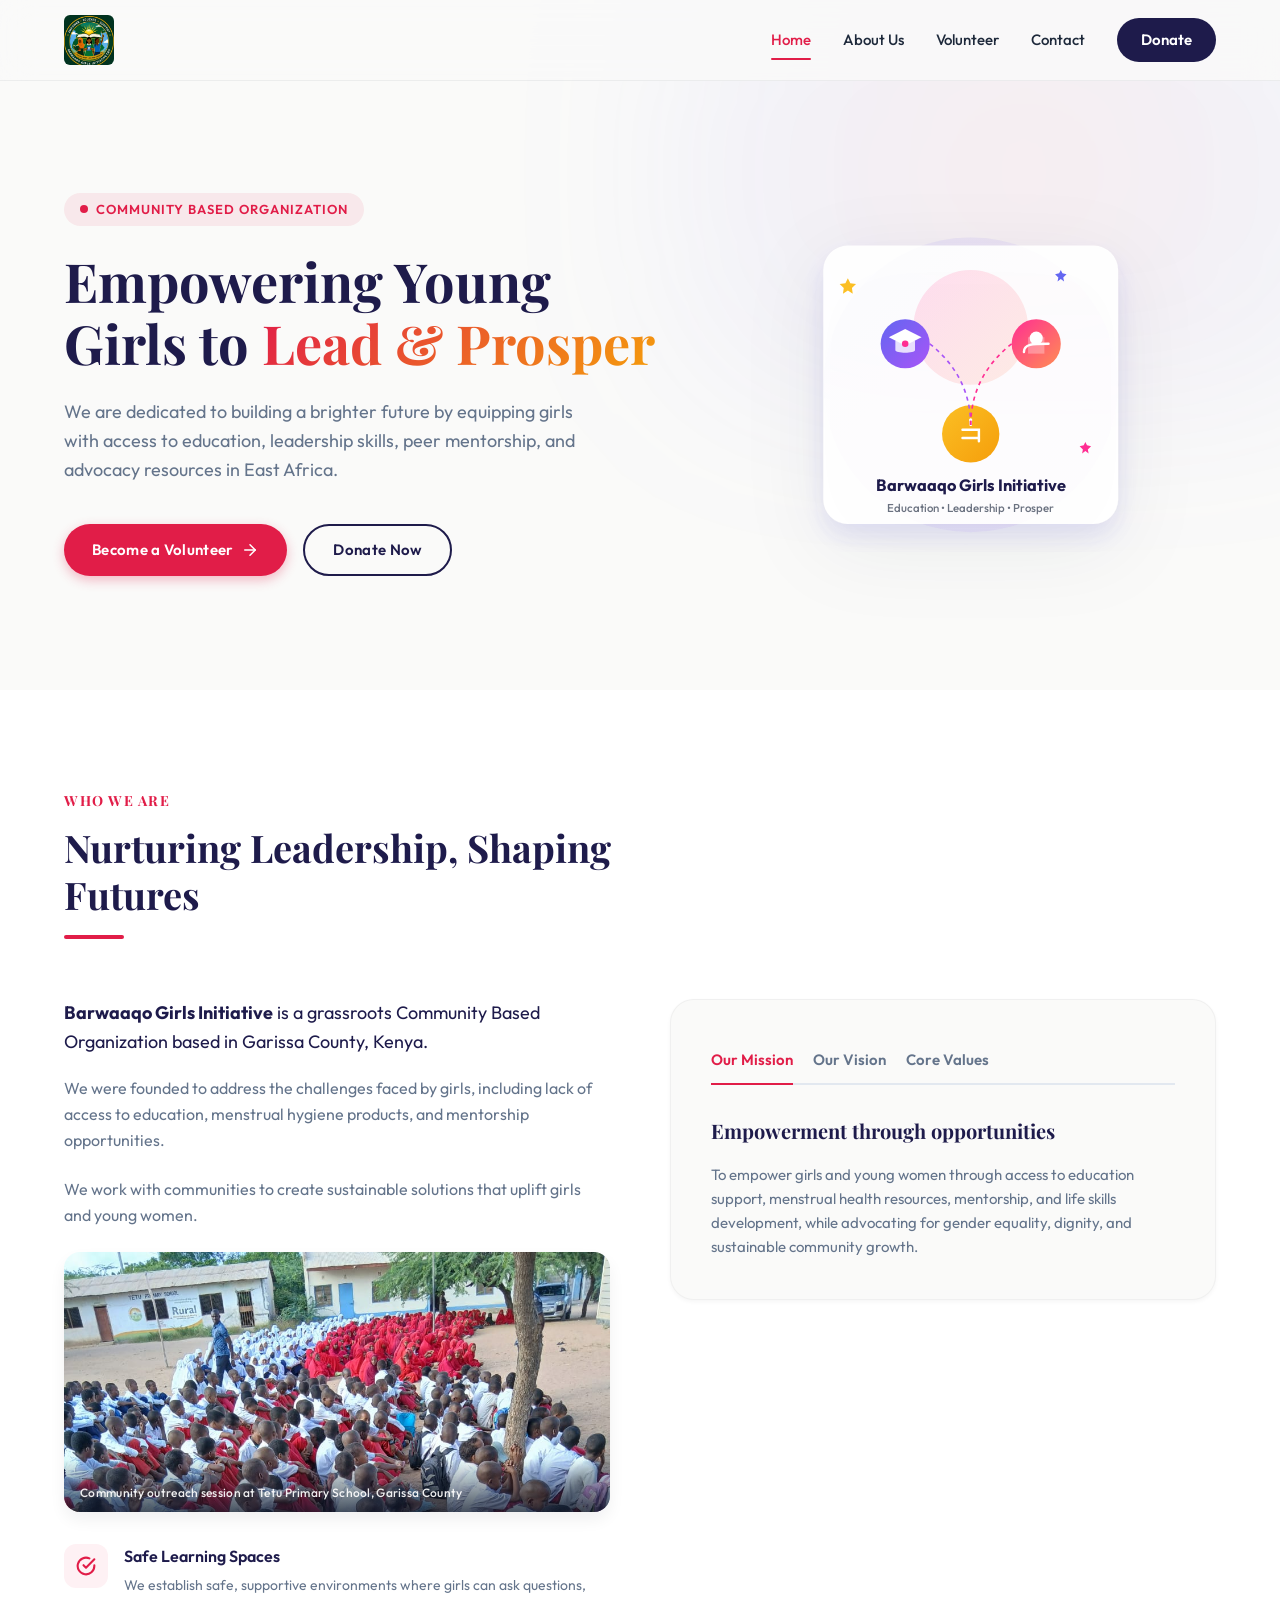
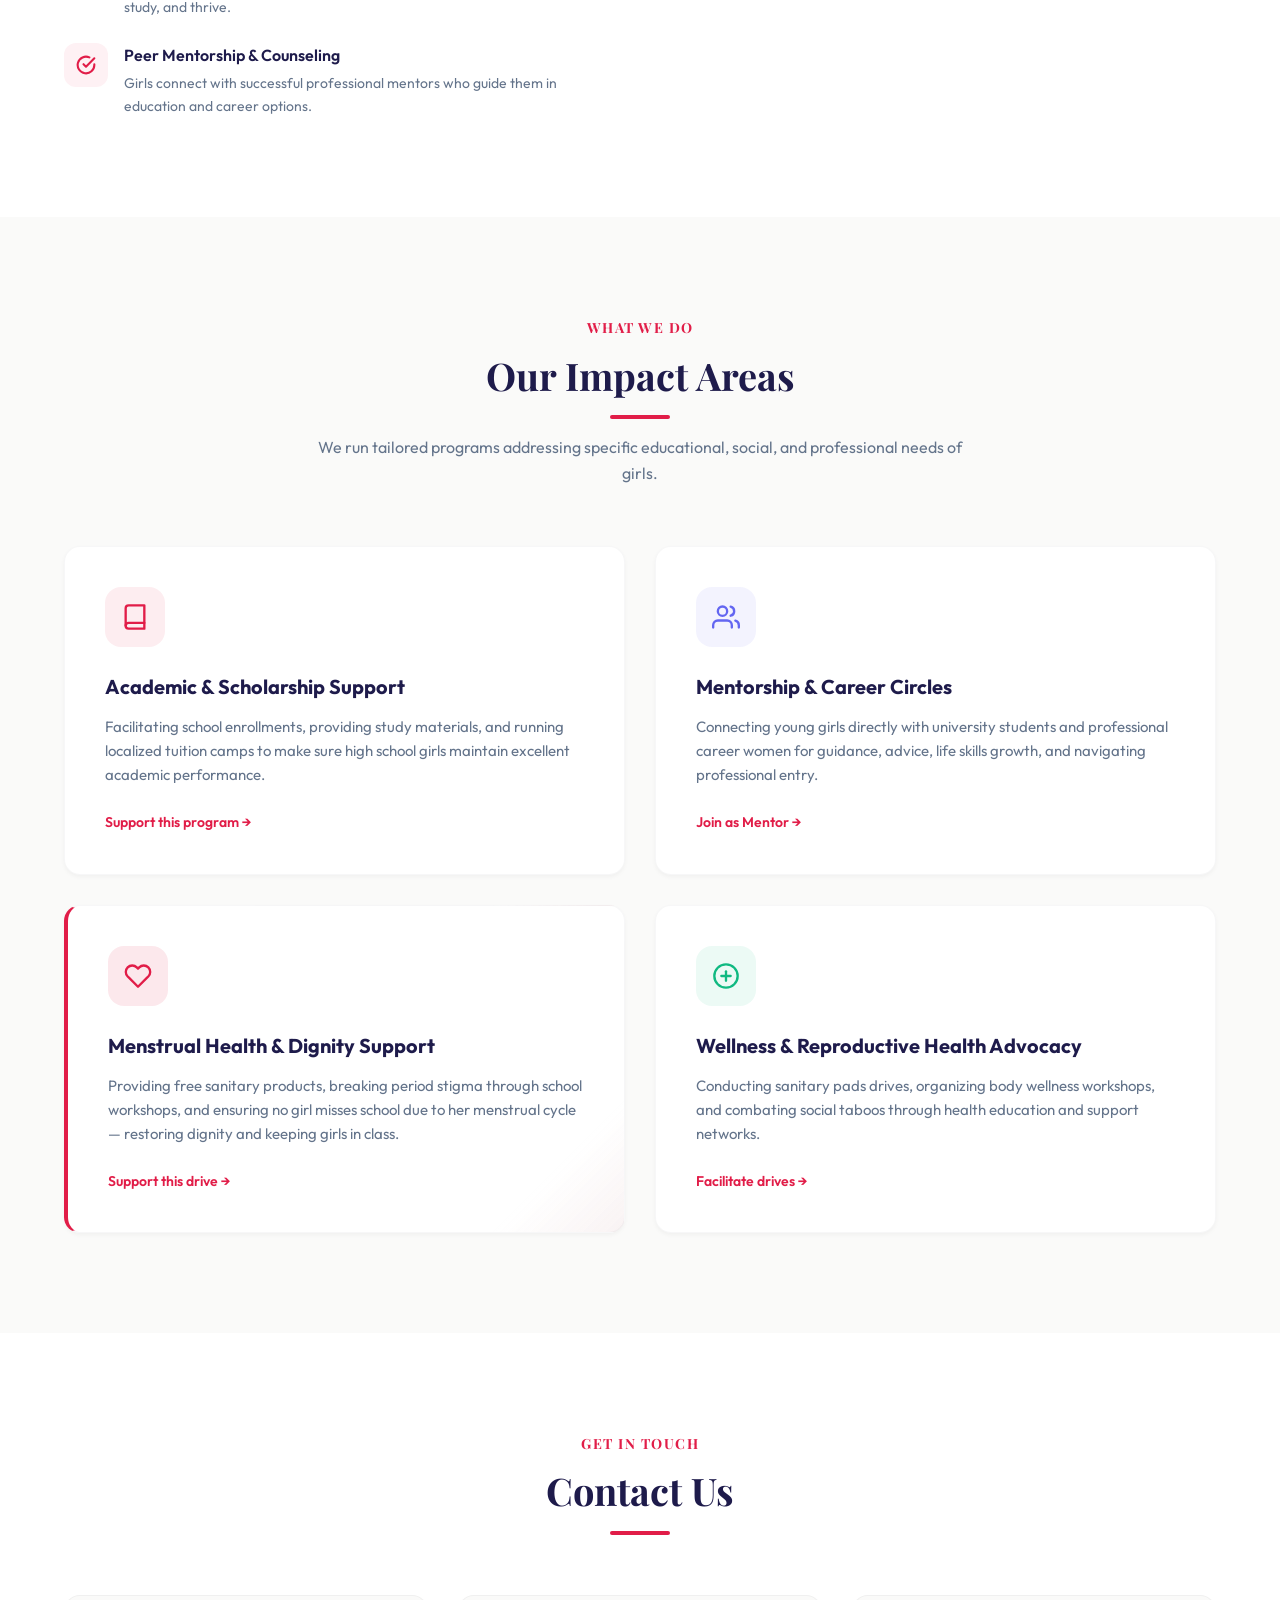
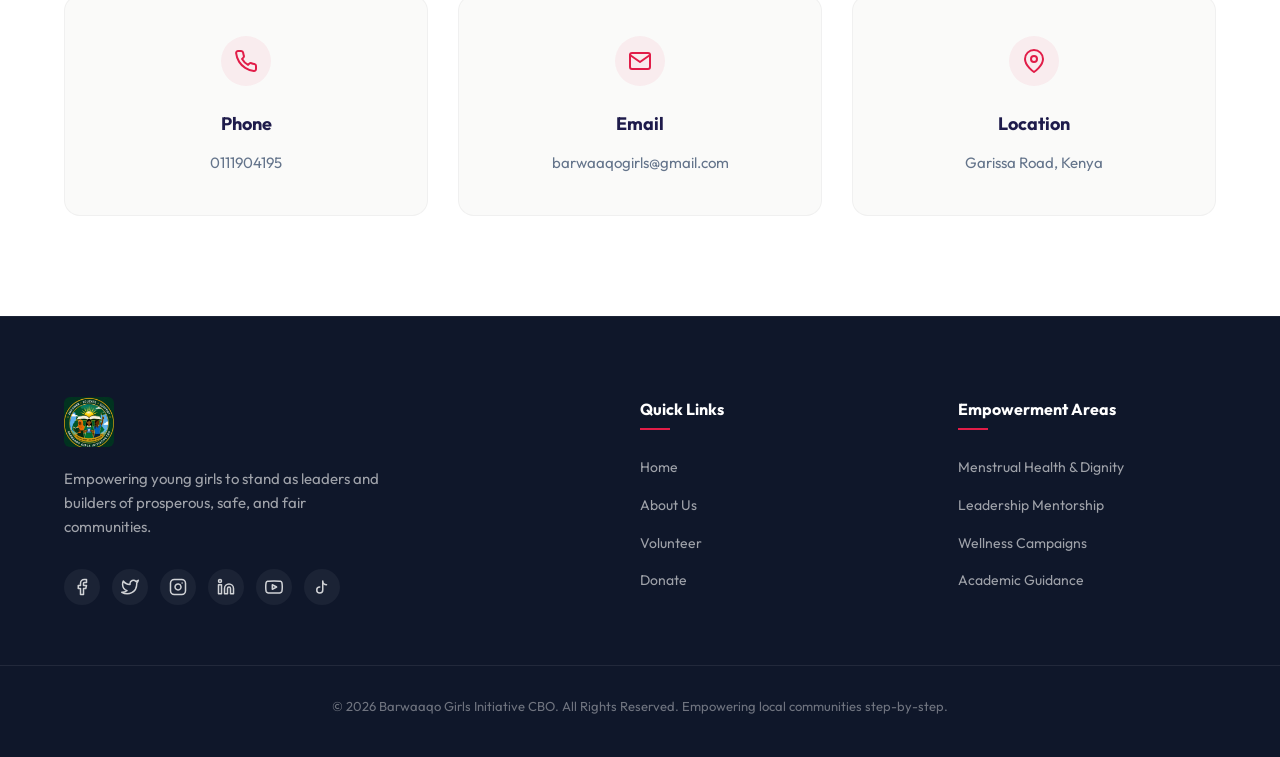
<file: index.html>
<!DOCTYPE html>
<html lang="en">

<head>
    <meta charset="UTF-8">
    <meta name="viewport" content="width=device-width, initial-scale=1.0">

    <!-- Website Title -->
    <title>Barwaaqo Girls Initiative CBO | Empowering Girls, Inspiring Leaders</title>

    <!-- SEO Description -->
    <meta name="description"
        content="Barwaaqo Girls Initiative is a Community Based Organization (CBO) dedicated to empowering young girls through education, mentorship, life skills, and leadership programs. Join us as a volunteer.">

    <!-- Open Graph / Social Media Preview -->
    <meta property="og:title"
        content="Barwaaqo Girls Initiative CBO | Empowering Girls, Inspiring Leaders">

    <meta property="og:description"
        content="Empowering girls through education, mentorship, leadership, and community development programs in Kenya.">

    <meta property="og:image"
        content="https://barwaaqocommunity.org/logo.jpeg">

    <meta property="og:url"
        content="https://barwaaqocommunity.org">

    <meta property="og:type" content="website">

    <!-- Twitter Preview -->
    <meta name="twitter:card" content="summary_large_image">
    <meta name="twitter:title"
        content="Barwaaqo Girls Initiative CBO">
    <meta name="twitter:description"
        content="Empowering girls through education, mentorship, and leadership programs.">
    <meta name="twitter:image"
        content="https://barwaaqocommunity.org/logo.jpeg">

    <!-- Website Icon -->
    <link rel="icon" type="image/jpeg" href="logo.jpeg">

    <!-- Google Fonts -->
    <link rel="preconnect" href="https://fonts.googleapis.com">
    <link rel="preconnect" href="https://fonts.gstatic.com" crossorigin>

    <link
        href="https://fonts.googleapis.com/css2?family=Outfit:wght@300;400;500;600;700;800&family=Playfair+Display:ital,wght@0,400;0,600;0,700;1,400&display=swap"
        rel="stylesheet">

    <!-- Core Stylesheet -->
    <link rel="stylesheet" href="styles.css">
</head>

<body>

    <!-- Header Navigation -->
    <header class="main-header">
        <div class="container header-container">
            <a href="index.html" class="logo-area" style="gap: 10px;">
                <img src="logo.jpeg" alt="Barwaaqo Girls Initiative Logo" style="height: 50px; border-radius: 6px;">
            </a>
            <nav class="nav-menu" id="navMenu">
                <a href="#home" class="nav-link active">Home</a>
                <a href="#about" class="nav-link">About Us</a>
                <a href="volunteer.html" class="nav-link">Volunteer</a>
                <a href="#contact" class="nav-link">Contact</a>
                <a href="donate.html" class="nav-link nav-btn">Donate</a>
            </nav>
            <button class="mobile-toggle" id="mobileToggle" aria-label="Toggle Menu">
                <span class="bar"></span>
                <span class="bar"></span>
                <span class="bar"></span>
            </button>
        </div>
    </header>

    <!-- Hero Section -->
    <section id="home" class="hero-section">
        <div class="hero-bg-glow"></div>
        <div class="container hero-container">
            <div class="hero-content">
                <div class="tagline-badge">
                    <span class="pulse-dot"></span>
                    Community Based Organization
                </div>
                <h1 class="hero-title">Empowering Young Girls to <span class="gradient-text">Lead & Prosper</span></h1>
                <p class="hero-lead">We are dedicated to building a brighter future by equipping girls with access to
                    education, leadership skills, peer mentorship, and advocacy resources in East Africa.</p>
                <div class="hero-cta">
                    <a href="volunteer.html" class="btn btn-primary">
                        Become a Volunteer
                        <svg class="btn-icon" viewBox="0 0 24 24" width="18" height="18" stroke="currentColor"
                            stroke-width="2" fill="none" stroke-linecap="round" stroke-linejoin="round">
                            <line x1="5" y1="12" x2="19" y2="12"></line>
                            <polyline points="12 5 19 12 12 19"></polyline>
                        </svg>
                    </a>
                    <a href="donate.html" class="btn btn-secondary">Donate Now</a>
                </div>
            </div>
            <div class="hero-image-area">
                <div class="hero-image-wrapper">
                    <!-- Elegant SVG graphic showing diverse empowered girls & educational growth symbols -->
                    <svg viewBox="0 0 600 500" class="hero-graphic" xmlns="http://www.w3.org/2000/svg">
                        <defs>
                            <linearGradient id="roseGrad" x1="0%" y1="0%" x2="100%" y2="100%">
                                <stop offset="0%" stop-color="#FF2E93" />
                                <stop offset="100%" stop-color="#FF8E53" />
                            </linearGradient>
                            <linearGradient id="blueGrad" x1="0%" y1="0%" x2="100%" y2="100%">
                                <stop offset="0%" stop-color="#6366F1" />
                                <stop offset="100%" stop-color="#A855F7" />
                            </linearGradient>
                            <linearGradient id="goldGrad" x1="0%" y1="0%" x2="100%" y2="100%">
                                <stop offset="0%" stop-color="#FBBF24" />
                                <stop offset="100%" stop-color="#F59E0B" />
                            </linearGradient>
                            <filter id="shadow" x="-10%" y="-10%" width="120%" height="120%">
                                <feDropShadow dx="0" dy="15" stdDeviation="15" flood-color="#6366F1"
                                    flood-opacity="0.15" />
                            </filter>
                        </defs>
                        <!-- Background Shapes -->
                        <circle cx="300" cy="250" r="180" fill="url(#blueGrad)" opacity="0.08" />
                        <rect x="120" y="80" width="360" height="340" rx="30" fill="white" opacity="0.9"
                            filter="url(#shadow)" />

                        <!-- Illustration Content -->
                        <!-- Big sun/hope circle -->
                        <circle cx="300" cy="180" r="70" fill="url(#roseGrad)" opacity="0.15" />

                        <!-- Girls/Women stylised abstract icons or symbols of growth -->
                        <!-- Icon 1: Graduation/Success -->
                        <g transform="translate(180, 160)">
                            <circle cx="40" cy="40" r="30" fill="url(#blueGrad)" />
                            <path d="M40 22 L20 32 L40 42 L60 32 Z" fill="white" />
                            <path d="M28 36 v12 c0 4 24 4 24 0 V36" fill="white" opacity="0.8" />
                            <circle cx="40" cy="40" r="4" fill="#FF2E93" />
                        </g>
                        <!-- Icon 2: Leadership/Voice -->
                        <g transform="translate(340, 160)">
                            <circle cx="40" cy="40" r="30" fill="url(#roseGrad)" />
                            <path d="M30 32 h20 v20 H30 Z" fill="white" opacity="0.3" />
                            <path d="M40 25 a8 8 0 1 0 0 16 8 8 0 1 0 0-16z" fill="white" />
                            <path d="M25 50 c0-10 10-10 30-10" stroke="white" stroke-width="3" fill="none"
                                stroke-linecap="round" />
                        </g>
                        <!-- Icon 3: Tech/Innovation -->
                        <g transform="translate(260, 270)">
                            <circle cx="40" cy="40" r="35" fill="url(#goldGrad)" />
                            <path d="M30 35 h20 v14 M30 45 h20" stroke="white" stroke-width="3" fill="none"
                                stroke-linecap="round" />
                            <path d="M40 23 v6" stroke="white" stroke-width="3" stroke-linecap="round" />
                            <circle cx="40" cy="23" r="2" fill="white" />
                        </g>

                        <!-- Connecting stars/growth paths -->
                        <path d="M 250 200 Q 300 240 300 300" stroke="#A855F7" stroke-width="2" stroke-dasharray="5 5"
                            fill="none" />
                        <path d="M 350 200 Q 300 240 300 300" stroke="#FF2E93" stroke-width="2" stroke-dasharray="5 5"
                            fill="none" />

                        <!-- Decorative stars -->
                        <path
                            d="M150,120 L153,126 L160,127 L155,132 L156,139 L150,135 L144,139 L145,132 L140,127 L147,126 Z"
                            fill="#FBBF24" />
                        <path
                            d="M440,320 L442,324 L447,325 L443,329 L444,334 L440,331 L436,334 L437,329 L433,325 L438,324 Z"
                            fill="#FF2E93" />
                        <path
                            d="M410,110 L412,114 L417,115 L413,119 L414,124 L410,121 L406,124 L407,119 L403,115 L408,114 Z"
                            fill="#6366F1" />

                        <!-- Beautiful label -->
                        <text x="300" y="380" text-anchor="middle" font-family="'Outfit', sans-serif" font-weight="700"
                            font-size="20" fill="#1E1B4B">Barwaaqo Girls Initiative</text>
                        <text x="300" y="405" text-anchor="middle" font-family="'Outfit', sans-serif" font-weight="500"
                            font-size="14" fill="#6B7280">Education • Leadership • Prosper</text>
                    </svg>
                </div>
            </div>
        </div>
    </section>



    <!-- About Section -->
    <section id="about" class="about-section">
        <div class="container">
            <div class="section-header">
                <span class="section-tag font-accent">Who We Are</span>
                <h2 class="section-title">Nurturing Leadership, Shaping Futures</h2>
                <div class="section-title-bar"></div>
            </div>

            <div class="about-grid">
                <div class="about-text-column">
                    <p class="about-intro"><strong>Barwaaqo Girls Initiative</strong> is a grassroots Community Based Organization based in Garissa County, Kenya.</p>
                    <p class="about-description">We were founded to address the challenges faced by girls, including lack of access to education, menstrual hygiene products, and mentorship opportunities.</p>
                    <p class="about-description">We work with communities to create sustainable solutions that uplift girls and young women.</p>

                    <!-- Community Photo -->
                    <div class="about-community-photo">
                        <img src="1.jpeg" alt="Barwaaqo community outreach at Tetu Primary School — students gathered for an empowerment session" class="about-real-photo">
                        <div class="about-photo-caption">Community outreach session at Tetu Primary School, Garissa County</div>
                    </div>

                    <div class="about-highlights">
                        <div class="highlight-item">
                            <span class="highlight-icon">
                                <svg viewBox="0 0 24 24" width="20" height="20" stroke="currentColor" stroke-width="2.5"
                                    fill="none" stroke-linecap="round" stroke-linejoin="round">
                                    <path d="M22 11.08V12a10 10 0 1 1-5.93-9.14"></path>
                                    <polyline points="22 4 12 14.01 9 11.01"></polyline>
                                </svg>
                            </span>
                            <div>
                                <h4>Safe Learning Spaces</h4>
                                <p>We establish safe, supportive environments where girls can ask questions, study, and
                                    thrive.</p>
                            </div>
                        </div>
                        <div class="highlight-item">
                            <span class="highlight-icon">
                                <svg viewBox="0 0 24 24" width="20" height="20" stroke="currentColor" stroke-width="2.5"
                                    fill="none" stroke-linecap="round" stroke-linejoin="round">
                                    <path d="M22 11.08V12a10 10 0 1 1-5.93-9.14"></path>
                                    <polyline points="22 4 12 14.01 9 11.01"></polyline>
                                </svg>
                            </span>
                            <div>
                                <h4>Peer Mentorship & Counseling</h4>
                                <p>Girls connect with successful professional mentors who guide them in education and
                                    career options.</p>
                            </div>
                        </div>
                    </div>
                </div>

                <div class="about-values-column">
                    <div class="values-tabs">
                        <button class="tab-btn active" data-tab="mission">Our Mission</button>
                        <button class="tab-btn" data-tab="vision">Our Vision</button>
                        <button class="tab-btn" data-tab="values">Core Values</button>
                    </div>
                    <div class="tab-content-wrapper">
                        <div class="tab-pane active" id="mission">
                            <h3>Empowerment through opportunities</h3>
                            <p>To empower girls and young women through access to education support, menstrual health resources, mentorship, and life skills development, while advocating for gender equality, dignity, and sustainable community growth.</p>
                        </div>
                        <div class="tab-pane" id="vision">
                            <h3>A world of thriving, self-reliant young leaders</h3>
                            <p>To create a society where every girl is empowered, educated and protected with equal opportunities to achieve her full potential and lead positive change in her community.</p>
                        </div>
                        <div class="tab-pane" id="values">
                            <h3>What drives our work every day</h3>
                            <ul class="values-list">
                                <li><strong>Empathy & Care:</strong> Understanding and addressing the challenges faced
                                    by girls with compassion.</li>
                                <li><strong>Integrity:</strong> Honoring our community obligations and maintaining
                                    transparency.</li>
                                <li><strong>Inclusivity:</strong> Ensuring no girl is left behind due to social,
                                    cultural, or physical barriers.</li>
                                <li><strong>Agency:</strong> Nurturing independence, confidence, and voice in every
                                    young woman.</li>
                            </ul>
                        </div>
                    </div>
                </div>
            </div>
        </div>
    </section>

    <!-- Our Programs -->
    <section id="programs" class="programs-section">
        <div class="container">
            <div class="section-header text-center">
                <span class="section-tag font-accent">What We Do</span>
                <h2 class="section-title">Our Impact Areas</h2>
                <div class="section-title-bar center"></div>
                <p class="section-subtitle">We run tailored programs addressing specific educational, social, and
                    professional needs of girls.</p>
            </div>

            <div class="programs-grid">
                <!-- Program 1 -->
                <div class="program-card">
                    <div class="program-icon-wrapper red">
                        <svg viewBox="0 0 24 24" width="28" height="28" stroke="currentColor" stroke-width="2"
                            fill="none" stroke-linecap="round" stroke-linejoin="round">
                            <path d="M4 19.5A2.5 2.5 0 0 1 6.5 17H20"></path>
                            <path d="M6.5 2H20v20H6.5A2.5 2.5 0 0 1 4 19.5v-15A2.5 2.5 0 0 1 6.5 2z"></path>
                        </svg>
                    </div>
                    <h3>Academic & Scholarship Support</h3>
                    <p>Facilitating school enrollments, providing study materials, and running localized tuition camps
                        to make sure high school girls maintain excellent academic performance.</p>
                    <a href="volunteer.html" class="program-link">Support this program &rarr;</a>
                </div>

                <!-- Program 2 -->
                <div class="program-card">
                    <div class="program-icon-wrapper indigo">
                        <svg viewBox="0 0 24 24" width="28" height="28" stroke="currentColor" stroke-width="2"
                            fill="none" stroke-linecap="round" stroke-linejoin="round">
                            <path d="M17 21v-2a4 4 0 0 0-4-4H5a4 4 0 0 0-4 4v2"></path>
                            <circle cx="9" cy="7" r="4"></circle>
                            <path d="M23 21v-2a4 4 0 0 0-3-3.87"></path>
                            <path d="M16 3.13a4 4 0 0 1 0 7.75"></path>
                        </svg>
                    </div>
                    <h3>Mentorship & Career Circles</h3>
                    <p>Connecting young girls directly with university students and professional career women for
                        guidance, advice, life skills growth, and navigating professional entry.</p>
                    <a href="volunteer.html" class="program-link">Join as Mentor &rarr;</a>
                </div>

                <!-- Program 3 -->
                <div class="program-card program-card--health">
                    <div class="program-icon-wrapper rose">
                        <svg viewBox="0 0 24 24" width="28" height="28" stroke="currentColor" stroke-width="2"
                            fill="none" stroke-linecap="round" stroke-linejoin="round">
                            <path d="M20.84 4.61a5.5 5.5 0 0 0-7.78 0L12 5.67l-1.06-1.06a5.5 5.5 0 0 0-7.78 7.78l1.06 1.06L12 21.23l7.78-7.78 1.06-1.06a5.5 5.5 0 0 0 0-7.78z"></path>
                        </svg>
                    </div>
                    <h3>Menstrual Health &amp; Dignity Support</h3>
                    <p>Providing free sanitary products, breaking period stigma through school workshops, and ensuring no girl misses school due to her menstrual cycle — restoring dignity and keeping girls in class.</p>
                    <a href="volunteer.html" class="program-link">Support this drive &rarr;</a>
                </div>

                <!-- Program 4 -->
                <div class="program-card">
                    <div class="program-icon-wrapper green">
                        <svg viewBox="0 0 24 24" width="28" height="28" stroke="currentColor" stroke-width="2"
                            fill="none" stroke-linecap="round" stroke-linejoin="round">
                            <circle cx="12" cy="12" r="10"></circle>
                            <path d="M12 8v8"></path>
                            <path d="M8 12h8"></path>
                        </svg>
                    </div>
                    <h3>Wellness & Reproductive Health Advocacy</h3>
                    <p>Conducting sanitary pads drives, organizing body wellness workshops, and combating social taboos
                        through health education and support networks.</p>
                    <a href="volunteer.html" class="program-link">Facilitate drives &rarr;</a>
                </div>
            </div>
        </div>
    </section>



    <!-- Contact & Map Section -->
    <section id="contact" class="contact-section">
        <div class="container">
            <div class="section-header text-center">
                <span class="section-tag font-accent">Get In Touch</span>
                <h2 class="section-title">Contact Us</h2>
                <div class="section-title-bar center"></div>
            </div>

            <div class="contact-grid">
                <div class="contact-card">
                    <div class="contact-icon">
                        <svg viewBox="0 0 24 24" width="24" height="24" stroke="currentColor" stroke-width="2"
                            fill="none" stroke-linecap="round" stroke-linejoin="round">
                            <path
                                d="M22 16.92v3a2 2 0 0 1-2.18 2 19.79 19.79 0 0 1-8.63-3.07 19.5 19.5 0 0 1-6-6 19.79 19.79 0 0 1-3.07-8.67A2 2 0 0 1 4.11 2h3a2 2 0 0 1 2 1.72 12.84 12.84 0 0 0 .7 2.81 2 2 0 0 1-.45 2.11L8.09 9.91a16 16 0 0 0 6 6l1.27-1.27a2 2 0 0 1 2.11-.45 12.84 12.84 0 0 0 2.81.7A2 2 0 0 1 22 16.92z">
                            </path>
                        </svg>
                    </div>
                    <h3>Phone</h3>
                    <p><a href="tel:0111904195" class="contact-link">0111904195</a></p>
                </div>

                <div class="contact-card">
                    <div class="contact-icon">
                        <svg viewBox="0 0 24 24" width="24" height="24" stroke="currentColor" stroke-width="2"
                            fill="none" stroke-linecap="round" stroke-linejoin="round">
                            <path d="M4 4h16c1.1 0 2 .9 2 2v12c0 1.1-.9 2-2 2H4c-1.1 0-2-.9-2-2V6c0-1.1.9-2 2-2z">
                            </path>
                            <polyline points="22,6 12,13 2,6"></polyline>
                        </svg>
                    </div>
                    <h3>Email</h3>
                    <p><a href="mailto:barwaaqogirls@gmail.com" class="contact-link">barwaaqogirls@gmail.com</a></p>
                </div>

                <div class="contact-card">
                    <div class="contact-icon">
                        <svg viewBox="0 0 24 24" width="24" height="24" stroke="currentColor" stroke-width="2"
                            fill="none" stroke-linecap="round" stroke-linejoin="round">
                            <path d="M21 10c0 7-9 13-9 13s-9-6-9-13a9 9 0 0 1 18 0z"></path>
                            <circle cx="12" cy="10" r="3"></circle>
                        </svg>
                    </div>
                    <h3>Location</h3>
                    <p>Garissa Road, Kenya</p>
                </div>
            </div>
        </div>
    </section>

    <!-- Footer -->
    <footer class="main-footer">
        <div class="container footer-grid">
            <div class="footer-brand">
                <a href="index.html" class="logo-area light" style="gap: 10px;">
                    <img src="logo.jpeg" alt="Barwaaqo Girls Initiative Logo" style="height: 50px; border-radius: 6px;">
                </a>
                <p class="footer-desc">Empowering young girls to stand as leaders and builders of prosperous, safe, and
                    fair communities.</p>
                <div class="social-links">
                    <a href="https://www.facebook.com/share/1BY89cFpbR/" target="_blank" rel="noopener" class="social-btn" aria-label="Facebook">
                        <svg viewBox="0 0 24 24" width="18" height="18" stroke="currentColor" stroke-width="2"
                            fill="none" stroke-linecap="round" stroke-linejoin="round">
                            <path d="M18 2h-3a5 5 0 0 0-5 5v3H7v4h3v8h4v-8h3l1-4h-4V7a1 1 0 0 1 1-1h3z"></path>
                        </svg>
                    </a>
                    <a href="https://x.com/barwaaqogirls" target="_blank" rel="noopener" class="social-btn" aria-label="X / Twitter">
                        <svg viewBox="0 0 24 24" width="18" height="18" stroke="currentColor" stroke-width="2"
                            fill="none" stroke-linecap="round" stroke-linejoin="round">
                            <path d="M23 3a10.9 10.9 0 0 1-3.14 1.53 4.48 4.48 0 0 0-7.86 3v1A10.66 10.66 0 0 1 3 4s-4 9 5 13a11.64 11.64 0 0 1-7 2c9 5 20 0 20-11.5a4.5 4.5 0 0 0-.08-.83A7.72 7.72 0 0 0 23 3z"></path>
                        </svg>
                    </a>
                    <a href="https://www.instagram.com/barwaaqogirlsinitiative?igsh=eWFid2NmbjQwNncx" target="_blank" rel="noopener" class="social-btn" aria-label="Instagram">
                        <svg viewBox="0 0 24 24" width="18" height="18" stroke="currentColor" stroke-width="2"
                            fill="none" stroke-linecap="round" stroke-linejoin="round">
                            <rect x="2" y="2" width="20" height="20" rx="5" ry="5"></rect>
                            <path d="M16 11.37A4 4 0 1 1 12.63 8 4 4 0 0 1 16 11.37z"></path>
                            <line x1="17.5" y1="6.5" x2="17.51" y2="6.5"></line>
                        </svg>
                    </a>
                    <a href="https://www.linkedin.com/in/hanni-sheikh-6b6747261" target="_blank" rel="noopener" class="social-btn" aria-label="LinkedIn">
                        <svg viewBox="0 0 24 24" width="18" height="18" stroke="currentColor" stroke-width="2"
                            fill="none" stroke-linecap="round" stroke-linejoin="round">
                            <path d="M16 8a6 6 0 0 1 6 6v7h-4v-7a2 2 0 0 0-2-2 2 2 0 0 0-2 2v7h-4v-7a6 6 0 0 1 6-6z"></path>
                            <rect x="2" y="9" width="4" height="12"></rect>
                            <circle cx="4" cy="4" r="2"></circle>
                        </svg>
                    </a>
                    <a href="https://youtube.com/@barwaaqogirls?si=GPs5MSlRSeVQxp2p" target="_blank" rel="noopener" class="social-btn" aria-label="YouTube">
                        <svg viewBox="0 0 24 24" width="18" height="18" stroke="currentColor" stroke-width="2"
                            fill="none" stroke-linecap="round" stroke-linejoin="round">
                            <path d="M22.54 6.42a2.78 2.78 0 0 0-1.95-1.96C18.88 4 12 4 12 4s-6.88 0-8.59.46A2.78 2.78 0 0 0 1.46 6.42 29 29 0 0 0 1 12a29 29 0 0 0 .46 5.58 2.78 2.78 0 0 0 1.95 1.96C5.12 20 12 20 12 20s6.88 0 8.59-.46a2.78 2.78 0 0 0 1.95-1.96A29 29 0 0 0 23 12a29 29 0 0 0-.46-5.58z"></path>
                            <polygon points="9.75 15.02 15.5 12 9.75 8.98 9.75 15.02"></polygon>
                        </svg>
                    </a>
                    <a href="https://www.tiktok.com/@barwaaqogirls?_r=1&_t=ZS-96cYI7YkDMz" target="_blank" rel="noopener" class="social-btn" aria-label="TikTok">
                      <svg viewBox="0 0 24 24" width="18" height="18" fill="none" stroke="currentColor" stroke-width="2" stroke-linecap="round" stroke-linejoin="round">
                      <path d="M9 12a4 4 0 1 0 4 4V4a5 5 0 0 0 5 5"></path>
                   </svg>
                  </a>
                </div>
            </div>

            <div class="footer-links">
                <h4>Quick Links</h4>
                <ul>
                    <li><a href="#home">Home</a></li>
                    <li><a href="#about">About Us</a></li>
                    <li><a href="volunteer.html">Volunteer</a></li>
                    <li><a href="donate.html">Donate</a></li>
                </ul>
            </div>

            <div class="footer-links">
                <h4>Empowerment Areas</h4>
                <ul>
                    <li><a href="index.html#programs">Menstrual Health &amp; Dignity</a></li>
                    <li><a href="index.html#programs">Leadership Mentorship</a></li>
                    <li><a href="index.html#programs">Wellness Campaigns</a></li>
                    <li><a href="index.html#programs">Academic Guidance</a></li>
                </ul>
            </div>
        </div>
        <div class="footer-bottom">
            <p>&copy; 2026 Barwaaqo Girls Initiative CBO. All Rights Reserved. Empowering local communities
                step-by-step.</p>
        </div>
    </footer>

    <!-- Custom Success Feedback Modal -->
    <div class="modal-overlay" id="successModalOverlay">
        <div class="modal-card">
            <button class="modal-close" id="modalCloseBtn" aria-label="Close Modal">&times;</button>
            <div class="modal-icon-wrapper">
                <!-- Checkmark animated SVG -->
                <svg class="modal-checkmark-svg" viewBox="0 0 52 52">
                    <circle class="modal-checkmark-circle" cx="26" cy="26" r="25" fill="none" />
                    <path class="modal-checkmark-check" fill="none" d="M14.1 27.2l7.1 7.2 16.7-16.8" />
                </svg>
            </div>
            <h3 class="modal-title">Registration Successful!</h3>
            <p class="modal-text">Thank you for submitting your volunteer application to <strong>Barwaaqo Girls
                    Initiative CBO</strong>. We have securely processed your details.</p>

            <!-- Summary of Submitted Data (Securely shown preview) -->
            <div class="modal-data-preview">
                <div class="preview-title">Application Profile Summary</div>
                <div class="preview-row"><strong>Name:</strong> <span id="previewName"></span></div>
                <div class="preview-row"><strong>Email:</strong> <span id="previewEmail"></span></div>
                <div class="preview-row"><strong>Help Areas:</strong> <span id="previewAreas"></span></div>
                <div class="preview-row"><strong>Availability:</strong> <span id="previewAvailability"></span></div>
            </div>

            <p class="modal-footer-note">Our volunteer coordinator will review your profile and respond via email within
                3 business days.</p>
            <button class="btn btn-primary btn-block" id="modalConfirmBtn">Done, Close</button>
        </div>
    </div>

    <!-- Core Logic Scripts -->
    <script src="app.js"></script>
</body>

</html>
</file>
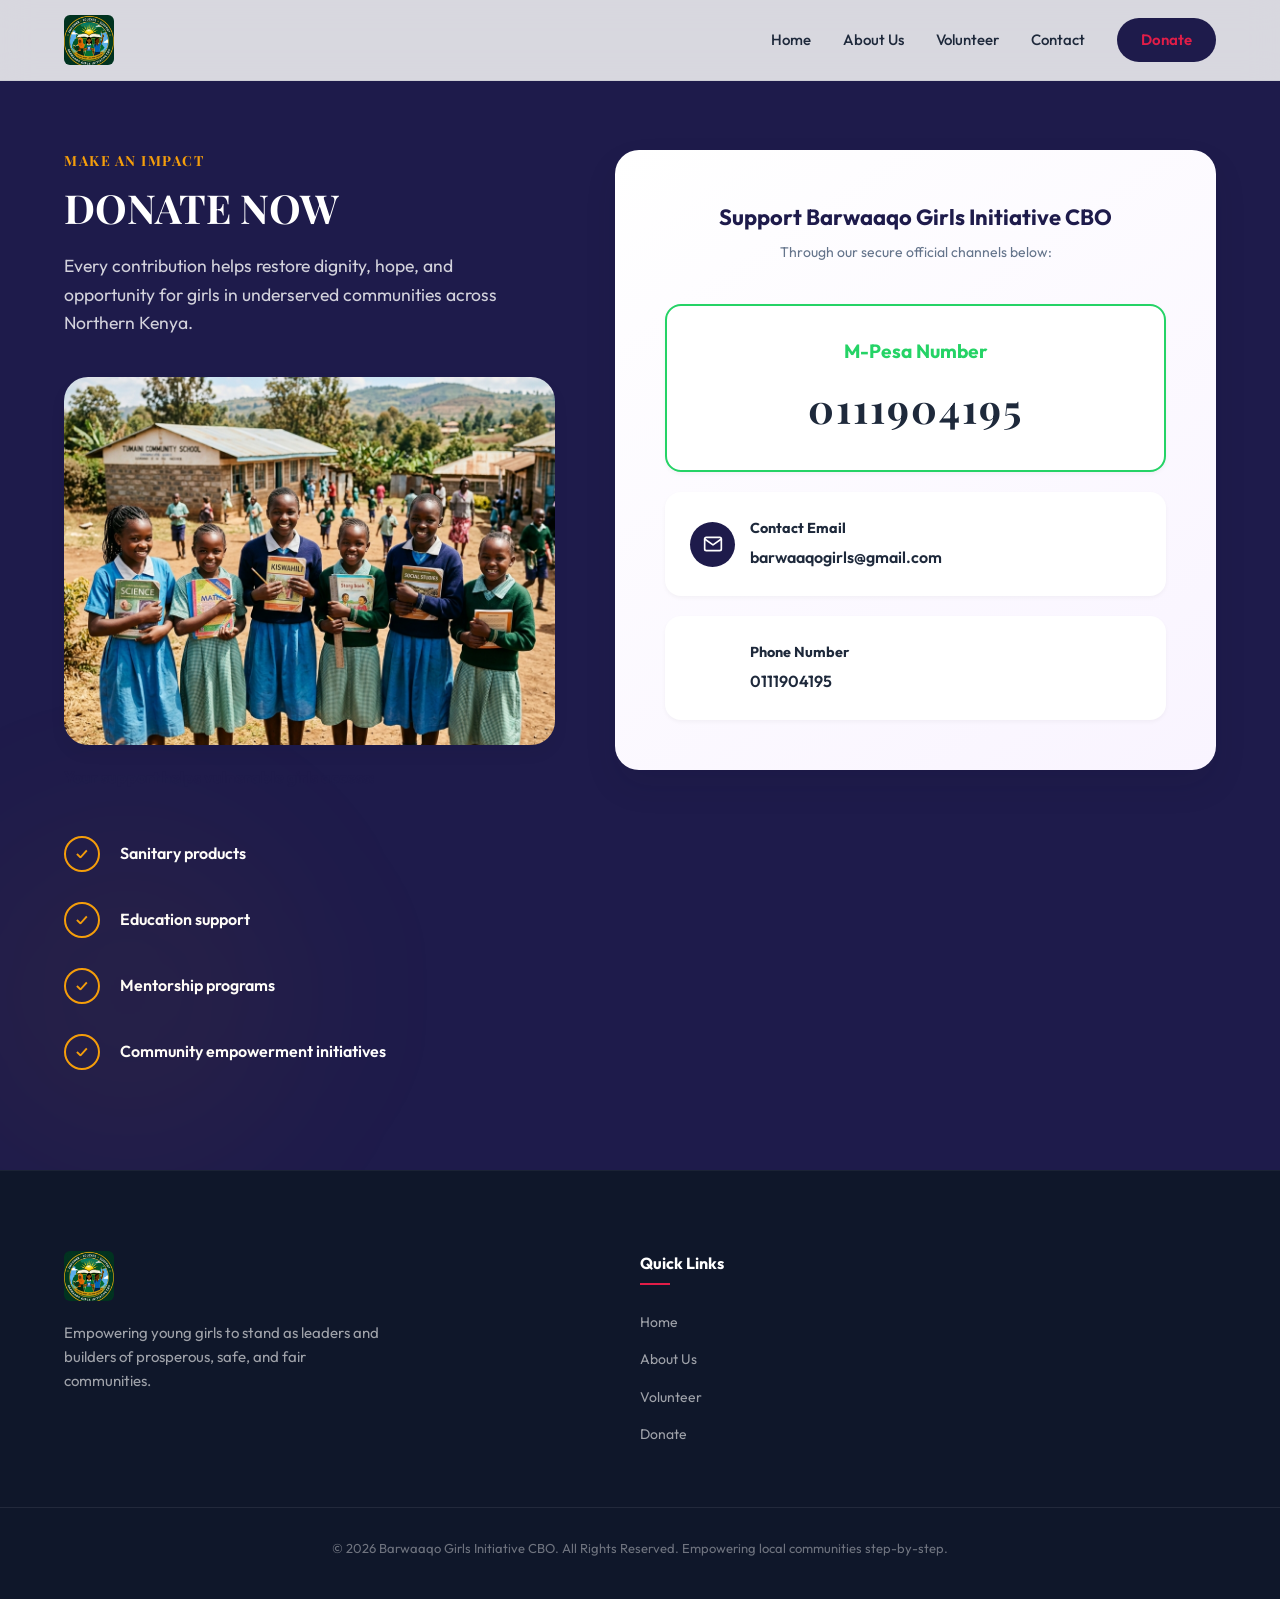
<file: donate.html>
<!DOCTYPE html>
<html lang="en">

<head>
    <meta charset="UTF-8">
    <meta name="viewport" content="width=device-width, initial-scale=1.0">
    <title>Donate Now | Barwaaqo Girls Initiative CBO</title>
    <meta name="description"
        content="Support Barwaaqo Girls Initiative CBO. Every contribution helps restore dignity, hope, and opportunity for girls in underserved communities across Northern Kenya.">
    <!-- Google Fonts -->
    <link rel="preconnect" href="https://fonts.googleapis.com">
    <link rel="preconnect" href="https://fonts.gstatic.com" crossorigin>
    <link
        href="https://fonts.googleapis.com/css2?family=Outfit:wght@300;400;500;600;700;800&family=Playfair+Display:ital,wght@0,400;0,600;0,700;1,400&display=swap"
        rel="stylesheet">
    <!-- Core Stylesheet -->
    <link rel="stylesheet" href="styles.css">
</head>

<body>

    <!-- Header Navigation -->
    <header class="main-header scrolled">
        <div class="container header-container">
            <a href="index.html" class="logo-area" style="gap: 10px;">
                <img src="logo.jpeg" alt="Barwaaqo Girls Initiative Logo" style="height: 50px; border-radius: 6px;">
            </a>
            <nav class="nav-menu" id="navMenu">
                <a href="index.html#home" class="nav-link">Home</a>
                <a href="index.html#about" class="nav-link">About Us</a>
                <a href="volunteer.html" class="nav-link">Volunteer</a>
                <a href="index.html#contact" class="nav-link">Contact</a>
                <a href="donate.html" class="nav-link nav-btn active">Donate</a>
            </nav>
            <button class="mobile-toggle" id="mobileToggle" aria-label="Toggle Menu">
                <span class="bar"></span>
                <span class="bar"></span>
                <span class="bar"></span>
            </button>
        </div>
    </header>

    <!-- Donate Section -->
    <section class="volunteer-section" style="padding-top: 150px; min-height: 80vh;">
        <div class="container">
            <div class="volunteer-layout">
                <!-- Column 1: Info & Image -->
                <div class="volunteer-info">
                    <span class="section-tag font-accent light">Make an Impact</span>
                    <h2>DONATE NOW</h2>
                    <p class="volunteer-cta-text" style="font-size: 1.1rem;">
                        Every contribution helps restore dignity, hope, and opportunity for girls in underserved communities across Northern Kenya.
                    </p>

                    <div style="margin-top: 30px;">
                        <img src="community_impact.png" alt="Community Impact Outreach Drive" style="border-radius: var(--radius-lg); box-shadow: var(--shadow-md); width: 100%; object-fit: cover; aspect-ratio: 4/3; margin-bottom: 20px;">
                    </div>

                    <div class="benefits-list" style="margin-top: 20px;">
                        <h4 style="margin-bottom: 15px; color: var(--color-primary-indigo);">Your support helps vulnerable girls access:</h4>
                        <div class="benefit-card">
                            <span class="benefit-bullet">✓</span>
                            <div>
                                <h4 style="margin: 0; padding-top: 5px;">Sanitary products</h4>
                            </div>
                        </div>
                        <div class="benefit-card">
                            <span class="benefit-bullet">✓</span>
                            <div>
                                <h4 style="margin: 0; padding-top: 5px;">Education support</h4>
                            </div>
                        </div>
                        <div class="benefit-card">
                            <span class="benefit-bullet">✓</span>
                            <div>
                                <h4 style="margin: 0; padding-top: 5px;">Mentorship programs</h4>
                            </div>
                        </div>
                        <div class="benefit-card">
                            <span class="benefit-bullet">✓</span>
                            <div>
                                <h4 style="margin: 0; padding-top: 5px;">Community empowerment initiatives</h4>
                            </div>
                        </div>
                    </div>
                </div>

                <!-- Column 2: Payment Details -->
                <div class="volunteer-form-card" style="display: flex; flex-direction: column; justify-content: center; background: linear-gradient(145deg, #ffffff 0%, #f9f4ff 100%);">
                    <div class="form-header text-center" style="margin-bottom: 40px;">
                        <h3>Support Barwaaqo Girls Initiative CBO</h3>
                        <p>Through our secure official channels below:</p>
                    </div>

                    <div style="background: white; border-radius: var(--radius-md); box-shadow: var(--shadow-sm); padding: 30px; text-align: center; border: 2px solid #25D366; margin-bottom: 20px;">
                        <h4 style="color: #25D366; font-size: 1.2rem; margin-bottom: 10px;">M-Pesa Number</h4>
                        <p style="font-family: var(--font-heading); font-size: 2.5rem; font-weight: 700; color: var(--color-dark); margin: 0; letter-spacing: 2px;">0111904195</p>
                    </div>

                    <div style="background: white; border-radius: var(--radius-md); box-shadow: var(--shadow-sm); padding: 25px; margin-bottom: 20px; display: flex; align-items: center; gap: 15px;">
                        <div style="background: var(--color-primary-indigo); color: white; width: 45px; height: 45px; border-radius: 50%; display: flex; align-items: center; justify-content: center; flex-shrink: 0;">
                            <svg viewBox="0 0 24 24" width="20" height="20" stroke="currentColor" stroke-width="2" fill="none" stroke-linecap="round" stroke-linejoin="round">
                                <path d="M4 4h16c1.1 0 2 .9 2 2v12c0 1.1-.9 2-2 2H4c-1.1 0-2-.9-2-2V6c0-1.1.9-2 2-2z"></path>
                                <polyline points="22,6 12,13 2,6"></polyline>
                            </svg>
                        </div>
                        <div>
                            <h4 style="margin: 0 0 5px 0; color: var(--color-text-light); font-size: 0.9rem;">Contact Email</h4>
                            <p style="margin: 0; font-weight: 600; color: var(--color-dark);"><a href="mailto:barwaaqogirls@gmail.com" style="color: inherit; text-decoration: none;">barwaaqogirls@gmail.com</a></p>
                        </div>
                    </div>

                    <div style="background: white; border-radius: var(--radius-md); box-shadow: var(--shadow-sm); padding: 25px; display: flex; align-items: center; gap: 15px;">
                        <div style="background: var(--color-primary-rose); color: white; width: 45px; height: 45px; border-radius: 50%; display: flex; align-items: center; justify-content: center; flex-shrink: 0;">
                            <svg viewBox="0 0 24 24" width="20" height="20" stroke="currentColor" stroke-width="2" fill="none" stroke-linecap="round" stroke-linejoin="round">
                                <path d="M22 16.92v3a2 2 0 0 1-2.18 2 19.79 19.79 0 0 1-8.63-3.07 19.5 19.5 0 0 1-6-6 19.79 19.79 0 0 1-3.07-8.67A2 2 0 0 1 4.11 2h3a2 2 0 0 1 2 1.72 12.84 12.84 0 0 0 .7 2.81 2 2 0 0 1-.45 2.11L8.09 9.91a16 16 0 0 0 6 6l1.27-1.27a2 2 0 0 1 2.11-.45 12.84 12.84 0 0 0 2.81.7A2 2 0 0 1 22 16.92z"></path>
                            </svg>
                        </div>
                        <div>
                            <h4 style="margin: 0 0 5px 0; color: var(--color-text-light); font-size: 0.9rem;">Phone Number</h4>
                            <p style="margin: 0; font-weight: 600; color: var(--color-dark);"><a href="tel:0111904195" style="color: inherit; text-decoration: none;">0111904195</a></p>
                        </div>
                    </div>

                </div>
            </div>
        </div>
    </section>

    <!-- Footer -->
    <footer class="main-footer">
        <div class="container footer-grid">
            <div class="footer-brand">
                <a href="index.html" class="logo-area light" style="gap: 10px;">
                    <img src="logo.jpeg" alt="Barwaaqo Girls Initiative Logo" style="height: 50px; border-radius: 6px;">
                </a>
                <p class="footer-desc">Empowering young girls to stand as leaders and builders of prosperous, safe, and fair communities.</p>
            </div>

            <div class="footer-links">
                <h4>Quick Links</h4>
                <ul>
                    <li><a href="index.html#home">Home</a></li>
                    <li><a href="index.html#about">About Us</a></li>
                    <li><a href="volunteer.html">Volunteer</a></li>
                    <li><a href="donate.html">Donate</a></li>
                </ul>
            </div>
        </div>
        <div class="footer-bottom">
            <p>&copy; 2026 Barwaaqo Girls Initiative CBO. All Rights Reserved. Empowering local communities step-by-step.</p>
        </div>
    </footer>

    <!-- Core Logic Scripts -->
    <script src="app.js"></script>
</body>
</html>
</file>
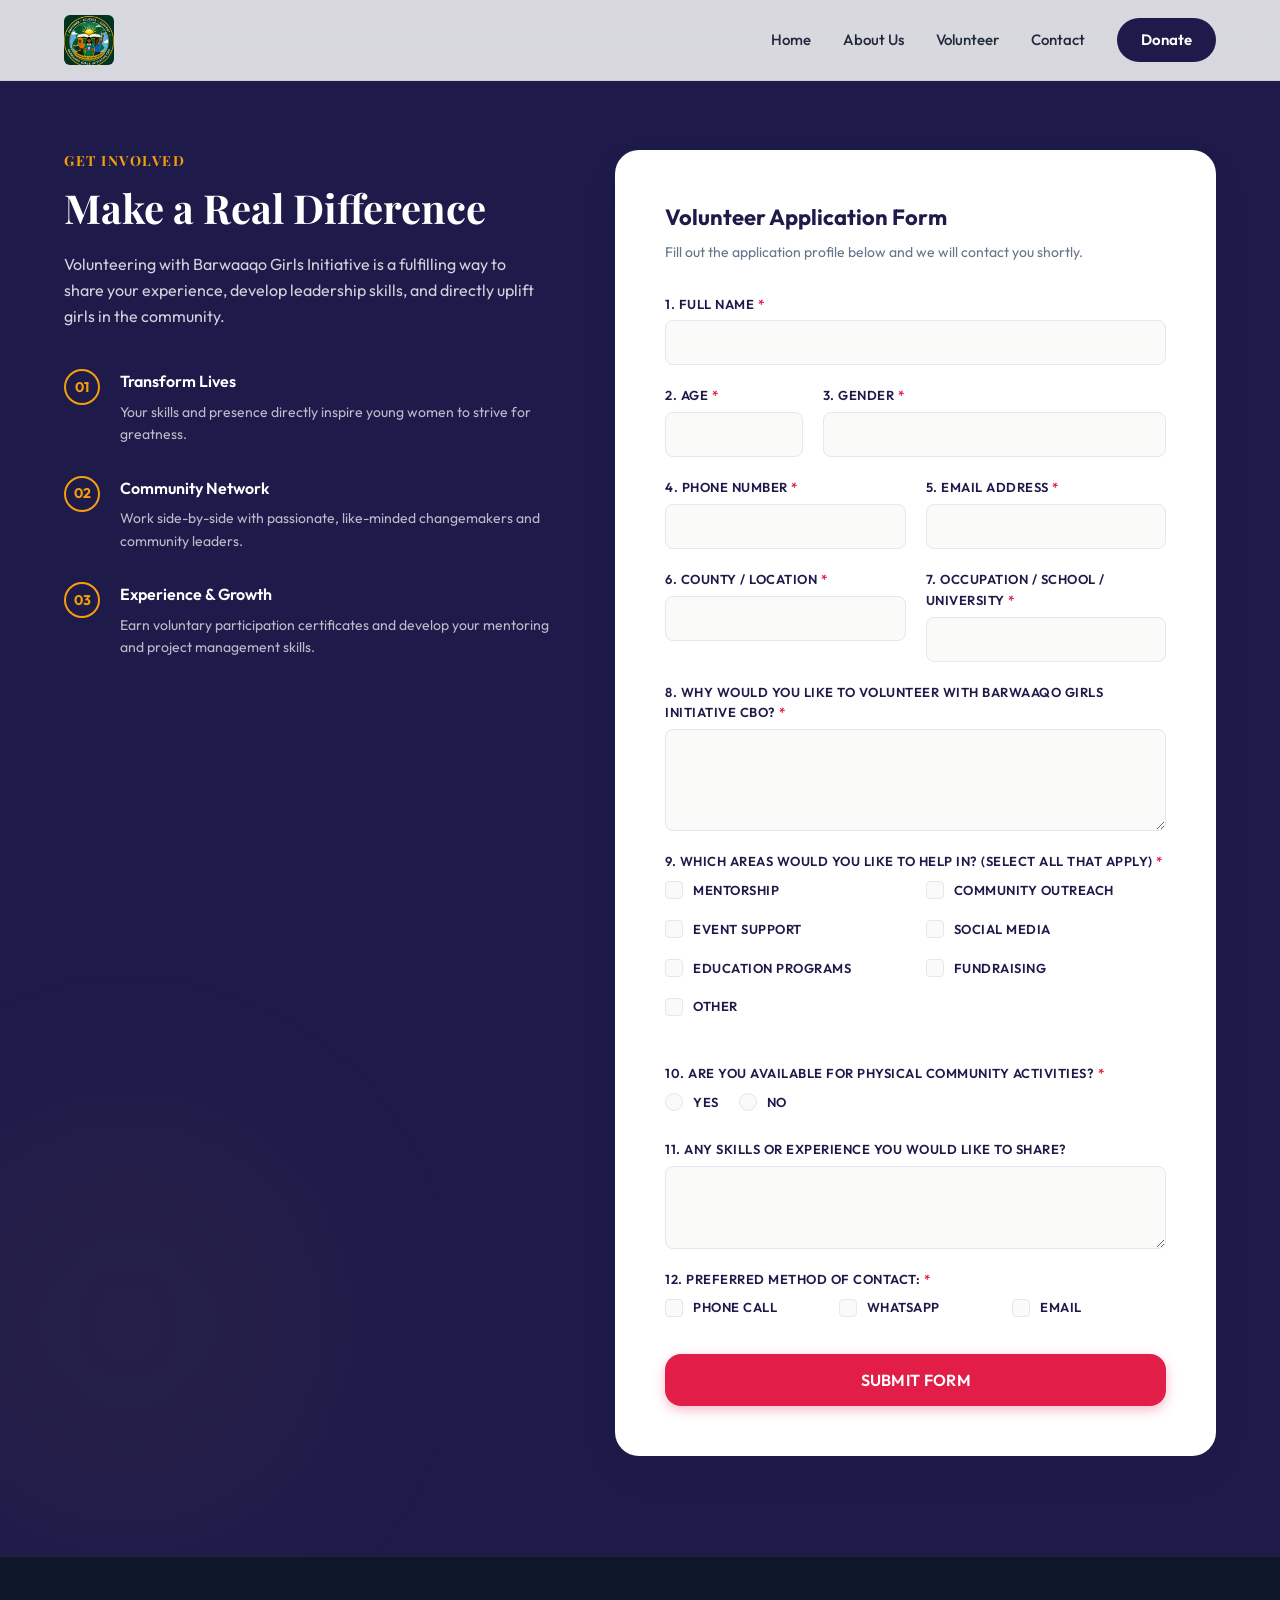
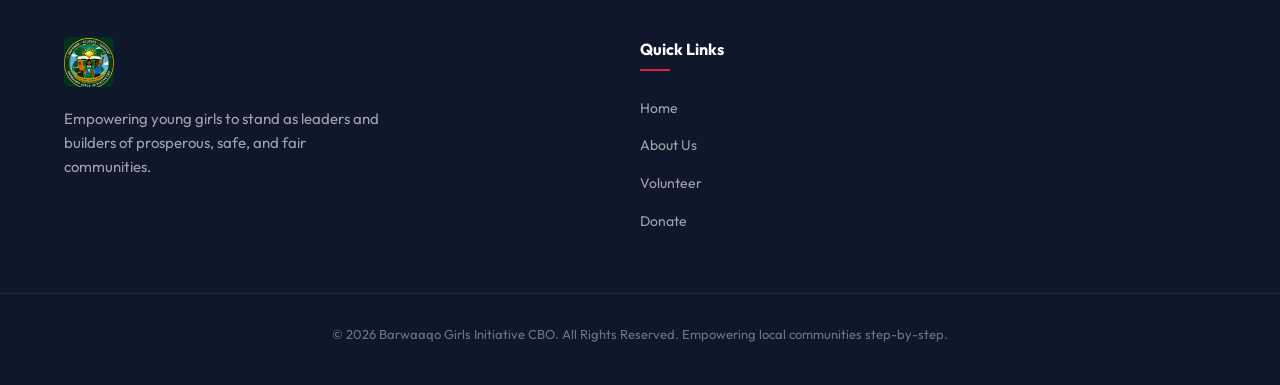
<file: volunteer.html>
<!DOCTYPE html>
<html lang="en">

<head>
    <meta charset="UTF-8">
    <meta name="viewport" content="width=device-width, initial-scale=1.0">
    <title>Volunteer | Barwaaqo Girls Initiative CBO</title>
    <meta name="description"
        content="Volunteer with Barwaaqo Girls Initiative CBO. Every contribution helps restore dignity, hope, and opportunity for girls in underserved communities across Northern Kenya.">
    <!-- Google Fonts -->
    <link rel="preconnect" href="https://fonts.googleapis.com">
    <link rel="preconnect" href="https://fonts.gstatic.com" crossorigin>
    <link
        href="https://fonts.googleapis.com/css2?family=Outfit:wght@300;400;500;600;700;800&family=Playfair+Display:ital,wght@0,400;0,600;0,700;1,400&display=swap"
        rel="stylesheet">
    <!-- Core Stylesheet -->
    <link rel="stylesheet" href="styles.css">
</head>

<body>

    <!-- Header Navigation -->
    <header class="main-header scrolled">
        <div class="container header-container">
            <a href="index.html" class="logo-area" style="gap: 10px;">
                <img src="logo.jpeg" alt="Barwaaqo Girls Initiative Logo" style="height: 50px; border-radius: 6px;">
            </a>
            <nav class="nav-menu" id="navMenu">
                <a href="index.html#home" class="nav-link">Home</a>
                <a href="index.html#about" class="nav-link">About Us</a>
                <a href="volunteer.html" class="nav-link active">Volunteer</a>
                <a href="index.html#contact" class="nav-link">Contact</a>
                <a href="donate.html" class="nav-link nav-btn">Donate</a>
            </nav>
            <button class="mobile-toggle" id="mobileToggle" aria-label="Toggle Menu">
                <span class="bar"></span>
                <span class="bar"></span>
                <span class="bar"></span>
            </button>
        </div>
    </header>

    <!-- Volunteer Registration Form Section -->
    <section id="volunteer" class="volunteer-section" style="padding-top: 150px; min-height: 80vh;">
        <div class="container">
            <div class="volunteer-layout">
                <!-- Column 1: Info -->
                <div class="volunteer-info">
                    <span class="section-tag font-accent light">Get Involved</span>
                    <h2>Make a Real Difference</h2>
                    <p class="volunteer-cta-text">Volunteering with Barwaaqo Girls Initiative is a fulfilling way to
                        share your experience, develop leadership skills, and directly uplift girls in the community.
                    </p>

                    <div class="benefits-list">
                        <div class="benefit-card">
                            <span class="benefit-bullet">01</span>
                            <div>
                                <h4>Transform Lives</h4>
                                <p>Your skills and presence directly inspire young women to strive for greatness.</p>
                            </div>
                        </div>
                        <div class="benefit-card">
                            <span class="benefit-bullet">02</span>
                            <div>
                                <h4>Community Network</h4>
                                <p>Work side-by-side with passionate, like-minded changemakers and community leaders.
                                </p>
                            </div>
                        </div>
                        <div class="benefit-card">
                            <span class="benefit-bullet">03</span>
                            <div>
                                <h4>Experience & Growth</h4>
                                <p>Earn voluntary participation certificates and develop your mentoring and project
                                    management skills.</p>
                            </div>
                        </div>
                    </div>
                </div>

                <!-- Column 2: Form -->
                <div class="volunteer-form-card">
                    <div class="form-header">
                        <h3>Volunteer Application Form</h3>
                        <p>Fill out the application profile below and we will contact you shortly.</p>
                    </div>

                    <form id="volunteerForm" class="clean-form">
                        
                        <!-- 1. Full Name -->
                        <div class="form-group">
                            <label for="fullName">1. Full Name <span class="required">*</span></label>
                            <input type="text" id="fullName" name="fullName" required>
                        </div>
                        
                        <!-- 2 & 3. Age and Gender -->
                        <div class="form-row">
                            <div class="form-group shrink-half" style="width: 40%;">
                                <label for="age">2. Age <span class="required">*</span></label>
                                <input type="text" id="age" name="age" required>
                            </div>
                            <div class="form-group">
                                <label for="gender">3. Gender <span class="required">*</span></label>
                                <input type="text" id="gender" name="gender" required>
                            </div>
                        </div>

                        <!-- 4 & 5. Phone and Email -->
                        <div class="form-row">
                            <div class="form-group">
                                <label for="phone">4. Phone Number <span class="required">*</span></label>
                                <input type="tel" id="phone" name="phone" required>
                            </div>
                            <div class="form-group">
                                <label for="email">5. Email Address <span class="required">*</span></label>
                                <input type="email" id="email" name="email" required>
                            </div>
                        </div>

                        <!-- 6 & 7. Location and Occupation -->
                        <div class="form-row">
                            <div class="form-group">
                                <label for="location">6. County / Location <span class="required">*</span></label>
                                <input type="text" id="location" name="location" required>
                            </div>
                            <div class="form-group">
                                <label for="occupation">7. Occupation / School / University <span class="required">*</span></label>
                                <input type="text" id="occupation" name="occupation" required>
                            </div>
                        </div>
                        
                        <!-- 8. Reason -->
                        <div class="form-group">
                            <label for="reason">8. Why would you like to volunteer with Barwaaqo Girls Initiative CBO? <span class="required">*</span></label>
                            <textarea id="reason" name="reason" rows="4" required></textarea>
                        </div>

                        <!-- 9. Areas of Help -->
                        <div class="form-group checkboxes-group">
                            <label class="group-label">9. Which areas would you like to help in? (Select all that apply) <span class="required">*</span></label>
                            
                            <div class="checkbox-grid">
                                <label class="checkbox-container">
                                    <input type="checkbox" name="areas" value="Mentorship">
                                    <span class="checkmark"></span>
                                    Mentorship
                                </label>
                                <label class="checkbox-container">
                                    <input type="checkbox" name="areas" value="Community Outreach">
                                    <span class="checkmark"></span>
                                    Community Outreach
                                </label>
                                <label class="checkbox-container">
                                    <input type="checkbox" name="areas" value="Event Support">
                                    <span class="checkmark"></span>
                                    Event Support
                                </label>
                                <label class="checkbox-container">
                                    <input type="checkbox" name="areas" value="Social Media">
                                    <span class="checkmark"></span>
                                    Social Media
                                </label>
                                <label class="checkbox-container">
                                    <input type="checkbox" name="areas" value="Education Programs">
                                    <span class="checkmark"></span>
                                    Education Programs
                                </label>
                                <label class="checkbox-container">
                                    <input type="checkbox" name="areas" value="Fundraising">
                                    <span class="checkmark"></span>
                                    Fundraising
                                </label>
                                <label class="checkbox-container">
                                    <input type="checkbox" id="triggerOther" name="areas" value="Other">
                                    <span class="checkmark"></span>
                                    Other
                                </label>
                            </div>
                        </div>

                        <!-- Hidden other area text input -->
                        <div class="form-group hidden-input-anim" id="otherAreaGroup">
                            <label for="otherArea">Specify Your Other Area <span class="required">*</span></label>
                            <input type="text" id="otherArea" name="otherArea">
                        </div>

                        <!-- 10. Physical Availability -->
                        <div class="form-group radios-group">
                            <label class="group-label">10. Are you available for physical community activities? <span class="required">*</span></label>
                            <div class="radio-row">
                                <label class="radio-container">
                                    <input type="radio" name="physical" value="Yes" required>
                                    <span class="radiomark"></span>
                                    Yes
                                </label>
                                <label class="radio-container">
                                    <input type="radio" name="physical" value="No">
                                    <span class="radiomark"></span>
                                    No
                                </label>
                            </div>
                        </div>

                        <!-- 11. Skills -->
                        <div class="form-group">
                            <label for="skills">11. Any skills or experience you would like to share?</label>
                            <textarea id="skills" name="skills" rows="3"></textarea>
                        </div>

                        <!-- 12. Preferred Contact Method -->
                        <div class="form-group checkboxes-group">
                            <label class="group-label">12. Preferred method of contact: <span class="required">*</span></label>
                            <div class="checkbox-grid" style="grid-template-columns: repeat(3, 1fr);">
                                <label class="checkbox-container">
                                    <input type="checkbox" name="contactMethod" value="Phone Call">
                                    <span class="checkmark"></span>
                                    Phone Call
                                </label>
                                <label class="checkbox-container">
                                    <input type="checkbox" name="contactMethod" value="WhatsApp">
                                    <span class="checkmark"></span>
                                    WhatsApp
                                </label>
                                <label class="checkbox-container">
                                    <input type="checkbox" name="contactMethod" value="Email">
                                    <span class="checkmark"></span>
                                    Email
                                </label>
                            </div>
                        </div>

                        <!-- Submit Button -->
                        <button type="submit" class="btn btn-primary btn-block btn-large" style="margin-top: 10px;">
                            SUBMIT FORM
                        </button>
                    </form>
                </div>
            </div>
        </div>
    </section>

    <!-- Footer -->
    <footer class="main-footer">
        <div class="container footer-grid">
            <div class="footer-brand">
                <a href="index.html" class="logo-area light" style="gap: 10px;">
                    <img src="logo.jpeg" alt="Barwaaqo Girls Initiative Logo" style="height: 50px; border-radius: 6px;">
                </a>
                <p class="footer-desc">Empowering young girls to stand as leaders and builders of prosperous, safe, and fair communities.</p>
            </div>

            <div class="footer-links">
                <h4>Quick Links</h4>
                <ul>
                    <li><a href="index.html#home">Home</a></li>
                    <li><a href="index.html#about">About Us</a></li>
                    <li><a href="volunteer.html">Volunteer</a></li>
                    <li><a href="donate.html">Donate</a></li>
                </ul>
            </div>
        </div>
        <div class="footer-bottom">
            <p>&copy; 2026 Barwaaqo Girls Initiative CBO. All Rights Reserved. Empowering local communities step-by-step.</p>
        </div>
    </footer>
    
    <!-- Custom Success Feedback Modal -->
    <div class="modal-overlay" id="successModalOverlay">
        <div class="modal-card">
            <button class="modal-close" id="modalCloseBtn" aria-label="Close Modal">&times;</button>
            <div class="modal-icon-wrapper">
                <svg class="modal-checkmark-svg" viewBox="0 0 52 52">
                    <circle class="modal-checkmark-circle" cx="26" cy="26" r="25" fill="none" />
                    <path class="modal-checkmark-check" fill="none" d="M14.1 27.2l7.1 7.2 16.7-16.8" />
                </svg>
            </div>
            <h3 class="modal-title">Registration Successful!</h3>
            <p class="modal-text">Thank you for submitting your volunteer application to <strong>Barwaaqo Girls
                    Initiative CBO</strong>. We have securely processed your details.</p>

            <div class="modal-data-preview">
                <div class="preview-title">Application Profile Summary</div>
                <div class="preview-row"><strong>Name:</strong> <span id="previewName"></span></div>
                <div class="preview-row"><strong>Email:</strong> <span id="previewEmail"></span></div>
                <div class="preview-row"><strong>Help Areas:</strong> <span id="previewAreas"></span></div>
                <div class="preview-row"><strong>Availability:</strong> <span id="previewAvailability"></span></div>
            </div>

            <p class="modal-footer-note">Our volunteer coordinator will review your profile and respond via email within
                3 business days.</p>
            <button class="btn btn-primary btn-block" id="modalConfirmBtn">Done, Close</button>
        </div>
    </div>

    <!-- Core Logic Scripts -->
    <script src="app.js"></script>
</body>
</html>
</file>
<file: styles.css>
/* ==========================================================================
   DESIGN SYSTEM & VARIABLES
   ========================================================================== */
:root {
    /* Color Palette */
    --color-primary-dark: #0f172a;    /* Slate 900 */
    --color-primary-indigo: #1e1b4b;  /* Indigo 950 */
    --color-brand: #e11d48;           /* Rose 600 */
    --color-brand-hover: #be123c;     /* Rose 700 */
    --color-accent-gold: #f59e0b;     /* Amber 500 */
    --color-accent-gold-hover: #d97706; /* Amber 600 */
    --color-success: #10b981;         /* Emerald 500 */
    --color-success-light: #ecfdf5;   /* Emerald 50 */
    --color-bg-light: #fafaf9;        /* Stone 50 */
    --color-bg-card: #ffffff;
    --color-text-dark: #1e293b;       /* Slate 800 */
    --color-text-muted: #64748b;      /* Slate 500 */
    --color-border: #e2e8f0;          /* Slate 200 */
    --color-border-focus: #fda4af;    /* Rose 300 */
    --color-glow: rgba(225, 29, 72, 0.15); /* Soft rose glow */

    /* Typography */
    --font-heading: 'Playfair Display', serif;
    --font-sans: 'Outfit', -apple-system, BlinkMacSystemFont, "Segoe UI", Roboto, sans-serif;

    /* Shadow system */
    --shadow-sm: 0 2px 4px rgba(0, 0, 0, 0.04);
    --shadow-md: 0 8px 16px rgba(15, 23, 42, 0.06);
    --shadow-lg: 0 16px 32px rgba(15, 23, 42, 0.1);
    --shadow-glow: 0 0 25px rgba(225, 29, 72, 0.2);

    /* Animation speeds */
    --transition-fast: 0.2s cubic-bezier(0.4, 0, 0.2, 1);
    --transition-normal: 0.35s cubic-bezier(0.4, 0, 0.2, 1);
    --transition-slow: 0.6s cubic-bezier(0.4, 0, 0.2, 1);

    /* Border Radius */
    --radius-sm: 8px;
    --radius-md: 16px;
    --radius-lg: 24px;
    --radius-full: 9999px;
}

/* ==========================================================================
   RESET & BASE STYLES
   ========================================================================== */
*, *::before, *::after {
    box-sizing: border-box;
    margin: 0;
    padding: 0;
}

html {
    scroll-behavior: smooth;
    scroll-padding-top: 80px; /* Offset for sticky header */
    -webkit-font-smoothing: antialiased;
    -moz-osx-font-smoothing: grayscale;
}

body {
    font-family: var(--font-sans);
    background-color: var(--color-bg-light);
    color: var(--color-text-dark);
    line-height: 1.6;
    overflow-x: hidden;
}

img, svg {
    display: block;
    max-width: 100%;
    height: auto;
}

a {
    color: inherit;
    text-decoration: none;
    transition: var(--transition-fast);
}

button, input, select, textarea {
    font-family: inherit;
    font-size: inherit;
    color: inherit;
    border: none;
    outline: none;
}

/* ==========================================================================
   LAYOUT CONTAINERS & UTILITIES
   ========================================================================== */
.container {
    width: 100%;
    max-width: 1200px;
    margin-right: auto;
    margin-left: auto;
    padding-right: 24px;
    padding-left: 24px;
}

.text-center { text-align: center; }
.font-accent { font-family: var(--font-heading); }

/* ==========================================================================
   BUTTONS
   ========================================================================== */
.btn {
    display: inline-flex;
    align-items: center;
    justify-content: center;
    font-weight: 600;
    padding: 12px 28px;
    border-radius: var(--radius-full);
    transition: all var(--transition-normal);
    cursor: pointer;
    gap: 8px;
    font-size: 15px;
    letter-spacing: 0.3px;
}

.btn-primary {
    background-color: var(--color-brand);
    color: white;
    box-shadow: 0 4px 12px rgba(225, 29, 72, 0.3);
}

.btn-primary:hover {
    background-color: var(--color-brand-hover);
    box-shadow: 0 6px 18px rgba(225, 29, 72, 0.4);
    transform: translateY(-2px);
}

.btn-primary .btn-icon {
    transition: transform var(--transition-fast);
}

.btn-primary:hover .btn-icon {
    transform: translateX(4px);
}

.btn-secondary {
    background-color: transparent;
    color: var(--color-primary-indigo);
    border: 2px solid var(--color-primary-indigo);
}

.btn-secondary:hover {
    background-color: var(--color-primary-indigo);
    color: white;
    transform: translateY(-2px);
}

.btn-block {
    display: flex;
    width: 100%;
}

.btn-large {
    padding: 16px 32px;
    font-size: 16px;
    border-radius: var(--radius-md);
}

/* ==========================================================================
   HEADER NAVIGATION
   ========================================================================== */
.main-header {
    position: fixed;
    top: 0;
    left: 0;
    width: 100%;
    z-index: 100;
    background-color: rgba(250, 250, 249, 0.85); /* Matches body background */
    backdrop-filter: blur(16px);
    -webkit-backdrop-filter: blur(16px);
    border-bottom: 1px solid rgba(15, 23, 42, 0.06);
    transition: var(--transition-normal);
}

.main-header.scrolled {
    background-color: rgba(255, 255, 255, 0.95);
    box-shadow: var(--shadow-sm);
    padding: 12px 0;
}

.header-container {
    display: flex;
    align-items: center;
    justify-content: space-between;
    height: 80px;
    transition: var(--transition-normal);
}

.main-header.scrolled .header-container {
    height: 70px;
}

.logo-area {
    display: flex;
    align-items: center;
    gap: 10px;
    font-weight: 700;
    font-size: 22px;
    color: var(--color-primary-indigo);
    letter-spacing: -0.5px;
}

.logo-icon {
    background-color: var(--color-brand);
    color: white;
    padding: 8px;
    border-radius: 12px;
    display: flex;
    align-items: center;
    justify-content: center;
    box-shadow: 0 4px 10px rgba(225, 29, 72, 0.2);
}

.logo-highlight {
    color: var(--color-brand);
}

.nav-menu {
    display: flex;
    align-items: center;
    gap: 32px;
}

.nav-link {
    font-weight: 500;
    font-size: 15px;
    color: var(--color-text-dark);
    position: relative;
    padding: 8px 0;
}

.nav-link::after {
    content: '';
    position: absolute;
    bottom: 0;
    left: 0;
    width: 0;
    height: 2px;
    background-color: var(--color-brand);
    transition: var(--transition-normal);
    border-radius: var(--radius-full);
}

.nav-link:hover::after,
.nav-link.active::after {
    width: 100%;
}

.nav-link.active {
    color: var(--color-brand);
}

.nav-btn {
    background-color: var(--color-primary-indigo);
    color: white;
    padding: 10px 24px;
    border-radius: var(--radius-full);
    font-weight: 600;
    transition: all var(--transition-fast);
}

.nav-btn:hover {
    background-color: var(--color-brand);
    color: white;
    transform: scale(1.03);
}

.nav-btn::after {
    display: none;
}

.mobile-toggle {
    display: none;
    flex-direction: column;
    justify-content: space-between;
    width: 26px;
    height: 18px;
    background: transparent;
    cursor: pointer;
}

.mobile-toggle .bar {
    width: 100%;
    height: 2.5px;
    background-color: var(--color-primary-indigo);
    border-radius: var(--radius-full);
    transition: var(--transition-normal);
}

/* ==========================================================================
   HERO SECTION
   ========================================================================== */
.hero-section {
    position: relative;
    padding-top: 180px;
    padding-bottom: 100px;
    overflow: hidden;
}

.hero-bg-glow {
    position: absolute;
    top: -10%;
    right: -10%;
    width: 60%;
    height: 70%;
    background: radial-gradient(circle, rgba(225,29,72,0.06) 0%, rgba(99,102,241,0.06) 60%, transparent 100%);
    filter: blur(80px);
    z-index: 1;
    pointer-events: none;
}

.hero-container {
    display: grid;
    grid-template-columns: 1.1fr 0.9fr;
    gap: 60px;
    align-items: center;
    position: relative;
    z-index: 2;
}

.tagline-badge {
    display: inline-flex;
    align-items: center;
    gap: 8px;
    background-color: rgba(225, 29, 72, 0.08);
    color: var(--color-brand);
    padding: 6px 16px;
    border-radius: var(--radius-full);
    font-weight: 600;
    font-size: 13px;
    text-transform: uppercase;
    letter-spacing: 1px;
    margin-bottom: 24px;
}

.pulse-dot {
    width: 8px;
    height: 8px;
    background-color: var(--color-brand);
    border-radius: 50%;
    box-shadow: 0 0 0 0 rgba(225, 29, 72, 0.7);
    animation: pulse 1.8s infinite;
}

@keyframes pulse {
    0% {
        transform: scale(0.95);
        box-shadow: 0 0 0 0 rgba(225, 29, 72, 0.7);
    }
    70% {
        transform: scale(1);
        box-shadow: 0 0 0 8px rgba(225, 29, 72, 0);
    }
    100% {
        transform: scale(0.95);
        box-shadow: 0 0 0 0 rgba(225, 29, 72, 0);
    }
}

.hero-title {
    font-family: var(--font-heading);
    font-size: 54px;
    font-weight: 700;
    line-height: 1.15;
    color: var(--color-primary-indigo);
    margin-bottom: 24px;
}

.gradient-text {
    background: linear-gradient(135deg, var(--color-brand) 0%, var(--color-accent-gold) 100%);
    -webkit-background-clip: text;
    -webkit-text-fill-color: transparent;
}

.hero-lead {
    font-size: 18px;
    color: var(--color-text-muted);
    margin-bottom: 40px;
    max-width: 540px;
}

.hero-cta {
    display: flex;
    gap: 16px;
}

.hero-image-area {
    position: relative;
    display: flex;
    justify-content: center;
    align-items: center;
}

.hero-image-wrapper {
    width: 100%;
    max-width: 500px;
    position: relative;
    animation: float 6s ease-in-out infinite;
}

@keyframes float {
    0% { transform: translateY(0px); }
    50% { transform: translateY(-15px); }
    100% { transform: translateY(0px); }
}

.hero-graphic {
    filter: drop-shadow(0 20px 40px rgba(15, 23, 42, 0.08));
}

/* ==========================================================================
   STATISTICS SECTION
   ========================================================================== */
.stats-section {
    padding: 60px 0;
    background-color: var(--color-primary-indigo);
    color: white;
    position: relative;
}

.stats-container {
    display: grid;
    grid-template-columns: repeat(4, 1fr);
    gap: 40px;
}

.stat-card {
    text-align: center;
    display: flex;
    flex-direction: column;
    gap: 10px;
}

.stat-number {
    font-size: 42px;
    font-weight: 700;
    font-family: var(--font-heading);
    color: var(--color-accent-gold);
    line-height: 1;
}

.stat-label {
    font-size: 14px;
    color: rgba(255, 255, 255, 0.7);
    font-weight: 500;
    text-transform: uppercase;
    letter-spacing: 0.5px;
}

/* ==========================================================================
   ABOUT SECTION
   ========================================================================== */
.about-section {
    padding: 100px 0;
    background-color: white;
}

.section-header {
    margin-bottom: 60px;
    max-width: 650px;
}

.section-header.text-center {
    margin-right: auto;
    margin-left: auto;
}

.section-tag {
    font-size: 14px;
    font-weight: 700;
    color: var(--color-brand);
    text-transform: uppercase;
    letter-spacing: 1.5px;
    display: block;
    margin-bottom: 12px;
}

.section-tag.light {
    color: var(--color-accent-gold);
}

.section-title {
    font-family: var(--font-heading);
    font-size: 38px;
    color: var(--color-primary-indigo);
    font-weight: 700;
    line-height: 1.25;
}

.section-title-bar {
    width: 60px;
    height: 4px;
    background-color: var(--color-brand);
    margin-top: 16px;
    border-radius: var(--radius-full);
}

.section-title-bar.center {
    margin-right: auto;
    margin-left: auto;
}

.section-subtitle {
    font-size: 16px;
    color: var(--color-text-muted);
    margin-top: 16px;
}

.about-grid {
    display: grid;
    grid-template-columns: 1fr 1fr;
    gap: 60px;
    align-items: start;
}

.about-intro {
    font-size: 18px;
    color: var(--color-primary-indigo);
    margin-bottom: 20px;
}

.about-description {
    color: var(--color-text-muted);
    margin-bottom: 24px;
}

/* Community photo embedded in about section */
.about-community-photo {
    margin-bottom: 32px;
    border-radius: var(--radius-md);
    overflow: hidden;
    box-shadow: var(--shadow-md);
    position: relative;
}

.about-real-photo {
    width: 100%;
    height: 260px;
    object-fit: cover;
    object-position: center top;
    display: block;
    transition: transform var(--transition-slow);
}

.about-community-photo:hover .about-real-photo {
    transform: scale(1.03);
}

.about-photo-caption {
    background: linear-gradient(to top, rgba(15,23,42,0.75) 0%, transparent 100%);
    color: rgba(255,255,255,0.92);
    font-size: 12px;
    font-weight: 500;
    letter-spacing: 0.3px;
    padding: 24px 16px 10px;
    position: absolute;
    bottom: 0;
    left: 0;
    right: 0;
}

.about-highlights {
    display: flex;
    flex-direction: column;
    gap: 24px;
}

.highlight-item {
    display: flex;
    gap: 16px;
}

.highlight-icon {
    flex-shrink: 0;
    width: 44px;
    height: 44px;
    background-color: rgba(225, 29, 72, 0.06);
    color: var(--color-brand);
    border-radius: 12px;
    display: flex;
    align-items: center;
    justify-content: center;
}

.highlight-item h4 {
    font-size: 16px;
    color: var(--color-primary-indigo);
    font-weight: 600;
    margin-bottom: 4px;
}

.highlight-item p {
    font-size: 14px;
    color: var(--color-text-muted);
}

/* Values Tabs Card */
.about-values-column {
    background-color: var(--color-bg-light);
    border-radius: var(--radius-lg);
    padding: 40px;
    box-shadow: var(--shadow-sm);
    border: 1px solid rgba(15, 23, 42, 0.04);
}

.values-tabs {
    display: flex;
    border-bottom: 2px solid var(--color-border);
    margin-bottom: 30px;
    gap: 20px;
}

.tab-btn {
    background: transparent;
    padding: 10px 0 14px;
    font-weight: 600;
    font-size: 15px;
    color: var(--color-text-muted);
    cursor: pointer;
    position: relative;
    transition: var(--transition-fast);
}

.tab-btn:hover {
    color: var(--color-primary-indigo);
}

.tab-btn::after {
    content: '';
    position: absolute;
    bottom: -2px;
    left: 0;
    width: 0;
    height: 2px;
    background-color: var(--color-brand);
    transition: var(--transition-normal);
}

.tab-btn.active {
    color: var(--color-brand);
}

.tab-btn.active::after {
    width: 100%;
}

.tab-pane {
    display: none;
    animation: fadeIn var(--transition-normal);
}

.tab-pane.active {
    display: block;
}

@keyframes fadeIn {
    from { opacity: 0; transform: translateY(5px); }
    to { opacity: 1; transform: translateY(0); }
}

.tab-pane h3 {
    font-family: var(--font-heading);
    font-size: 20px;
    color: var(--color-primary-indigo);
    margin-bottom: 16px;
}

.tab-pane p {
    color: var(--color-text-muted);
    font-size: 15px;
}

.values-list {
    list-style: none;
    display: flex;
    flex-direction: column;
    gap: 12px;
}

.values-list li {
    font-size: 14px;
    position: relative;
    padding-left: 20px;
    color: var(--color-text-muted);
}

.values-list li::before {
    content: '•';
    color: var(--color-brand);
    font-size: 20px;
    position: absolute;
    left: 0;
    top: -2px;
}

/* ==========================================================================
   PROGRAMS SECTION
   ========================================================================== */
.programs-section {
    padding: 100px 0;
    background-color: var(--color-bg-light);
}

.programs-grid {
    display: grid;
    grid-template-columns: repeat(2, 1fr);
    gap: 30px;
}

.program-card {
    background-color: white;
    border-radius: var(--radius-md);
    padding: 40px;
    box-shadow: var(--shadow-sm);
    transition: all var(--transition-normal);
    border: 1px solid rgba(15, 23, 42, 0.03);
    display: flex;
    flex-direction: column;
    align-items: flex-start;
}

.program-card:hover {
    transform: translateY(-8px);
    box-shadow: var(--shadow-lg);
}

.program-icon-wrapper {
    width: 60px;
    height: 60px;
    border-radius: 16px;
    display: flex;
    align-items: center;
    justify-content: center;
    margin-bottom: 24px;
}

.program-icon-wrapper.red {
    background-color: rgba(225, 29, 72, 0.08);
    color: var(--color-brand);
}

.program-icon-wrapper.indigo {
    background-color: rgba(99, 102, 241, 0.08);
    color: #6366f1;
}

.program-icon-wrapper.amber {
    background-color: rgba(245, 158, 11, 0.08);
    color: var(--color-accent-gold);
}

.program-icon-wrapper.green {
    background-color: rgba(16, 185, 129, 0.08);
    color: var(--color-success);
}

.program-icon-wrapper.rose {
    background-color: rgba(225, 29, 72, 0.1);
    color: var(--color-brand);
}

/* Menstrual Health card: subtle rose accent border */
.program-card--health {
    border-left: 4px solid var(--color-brand);
    background: linear-gradient(135deg, #fff 85%, rgba(225, 29, 72, 0.03) 100%);
}

.program-card h3 {
    font-size: 20px;
    color: var(--color-primary-indigo);
    margin-bottom: 12px;
    font-weight: 700;
}

.program-card p {
    color: var(--color-text-muted);
    font-size: 15px;
    margin-bottom: 24px;
    flex-grow: 1;
}

.program-link {
    font-weight: 600;
    font-size: 14px;
    color: var(--color-brand);
    display: inline-flex;
    align-items: center;
}

.program-link:hover {
    color: var(--color-brand-hover);
    transform: translateX(4px);
}

/* ==========================================================================
   VOLUNTEER SECTION & FORM
   ========================================================================== */
.volunteer-section {
    padding: 100px 0;
    background-color: var(--color-primary-indigo);
    color: white;
    position: relative;
    overflow: hidden;
}

.volunteer-section::before {
    content: '';
    position: absolute;
    bottom: -10%;
    left: -10%;
    width: 40%;
    height: 50%;
    background: radial-gradient(circle, rgba(245, 158, 11, 0.05) 0%, transparent 70%);
    filter: blur(60px);
    pointer-events: none;
}

.volunteer-layout {
    display: grid;
    grid-template-columns: 0.9fr 1.1fr;
    gap: 60px;
    align-items: start;
}

.volunteer-info h2 {
    font-family: var(--font-heading);
    font-size: 40px;
    font-weight: 700;
    margin-bottom: 20px;
    line-height: 1.2;
}

.volunteer-cta-text {
    font-size: 16px;
    color: rgba(255, 255, 255, 0.8);
    margin-bottom: 40px;
    max-width: 480px;
}

.benefits-list {
    display: flex;
    flex-direction: column;
    gap: 30px;
}

.benefit-card {
    display: flex;
    gap: 20px;
}

.benefit-bullet {
    flex-shrink: 0;
    width: 36px;
    height: 36px;
    border-radius: 50%;
    border: 2px solid var(--color-accent-gold);
    color: var(--color-accent-gold);
    display: flex;
    align-items: center;
    justify-content: center;
    font-weight: 700;
    font-size: 14px;
}

.benefit-card h4 {
    font-size: 16px;
    margin-bottom: 6px;
    font-weight: 600;
}

.benefit-card p {
    font-size: 14px;
    color: rgba(255, 255, 255, 0.7);
}

/* Volunteer Form Card Styling */
.volunteer-form-card {
    background-color: var(--color-bg-card);
    color: var(--color-text-dark);
    border-radius: var(--radius-lg);
    padding: 50px;
    box-shadow: var(--shadow-lg);
    position: relative;
    z-index: 5;
}

.form-header {
    margin-bottom: 30px;
}

.form-header h3 {
    font-family: var(--font-sans);
    font-size: 22px;
    color: var(--color-primary-indigo);
    font-weight: 700;
    margin-bottom: 6px;
}

.form-header p {
    font-size: 14px;
    color: var(--color-text-muted);
}

.clean-form {
    display: flex;
    flex-direction: column;
    gap: 20px;
}

.form-row {
    display: flex;
    gap: 20px;
}

.form-group {
    display: flex;
    flex-direction: column;
    flex-grow: 1;
    width: 100%;
}

.form-group.shrink-half {
    width: 30%;
    min-width: 80px;
    flex-grow: 0;
}

.form-group label {
    font-size: 13px;
    font-weight: 600;
    color: var(--color-primary-indigo);
    margin-bottom: 6px;
    text-transform: uppercase;
    letter-spacing: 0.5px;
}

.required {
    color: var(--color-brand);
}

/* Input Fields Styling */
.clean-form input[type="text"],
.clean-form input[type="number"],
.clean-form input[type="email"],
.clean-form input[type="tel"],
.clean-form select,
.clean-form textarea {
    padding: 12px 16px;
    border: 1.5px solid var(--color-border);
    border-radius: var(--radius-sm);
    background-color: var(--color-bg-light);
    color: var(--color-text-dark);
    font-size: 15px;
    transition: all var(--transition-fast);
    width: 100%;
}

.clean-form input:hover,
.clean-form select:hover,
.clean-form textarea:hover {
    border-color: #cbd5e1;
}

.clean-form input:focus,
.clean-form select:focus,
.clean-form textarea:focus {
    border-color: var(--color-border-focus);
    background-color: white;
    box-shadow: 0 0 0 4px var(--color-glow);
}

.clean-form textarea {
    resize: vertical;
}

.field-subtext {
    font-size: 13px;
    color: var(--color-text-muted);
    margin-top: -4px;
    margin-bottom: 12px;
}

/* Checkboxes Custom Styles */
.checkboxes-group .group-label,
.radios-group .group-label {
    margin-bottom: 8px;
}

.checkbox-grid {
    display: grid;
    grid-template-columns: repeat(2, 1fr);
    gap: 12px 20px;
}

.checkbox-container,
.radio-container {
    display: flex;
    align-items: center;
    position: relative;
    padding-left: 28px;
    cursor: pointer;
    font-size: 14px;
    font-weight: 500;
    color: var(--color-text-dark);
    user-select: none;
}

.checkbox-container input,
.radio-container input {
    position: absolute;
    opacity: 0;
    cursor: pointer;
    height: 0;
    width: 0;
}

/* Checkmark Box */
.checkmark {
    position: absolute;
    top: 50%;
    left: 0;
    transform: translateY(-50%);
    height: 18px;
    width: 18px;
    background-color: var(--color-bg-light);
    border: 1.5px solid var(--color-border);
    border-radius: 4px;
    transition: all var(--transition-fast);
}

.checkbox-container:hover input ~ .checkmark {
    border-color: #cbd5e1;
}

.checkbox-container input:checked ~ .checkmark {
    background-color: var(--color-brand);
    border-color: var(--color-brand);
}

.checkmark::after {
    content: "";
    position: absolute;
    display: none;
    left: 5px;
    top: 2px;
    width: 5px;
    height: 9px;
    border: solid white;
    border-width: 0 2px 2px 0;
    transform: rotate(45deg);
}

.checkbox-container input:checked ~ .checkmark::after {
    display: block;
}

/* Radios Custom Styles */
.radio-row {
    display: flex;
    gap: 20px;
}

.radiomark {
    position: absolute;
    top: 50%;
    left: 0;
    transform: translateY(-50%);
    height: 18px;
    width: 18px;
    background-color: var(--color-bg-light);
    border: 1.5px solid var(--color-border);
    border-radius: 50%;
    transition: all var(--transition-fast);
}

.radio-container:hover input ~ .radiomark {
    border-color: #cbd5e1;
}

.radio-container input:checked ~ .radiomark {
    border-color: var(--color-brand);
    background-color: white;
}

.radiomark::after {
    content: "";
    position: absolute;
    display: none;
    top: 4px;
    left: 4px;
    width: 8px;
    height: 8px;
    border-radius: 50%;
    background-color: var(--color-brand);
}

.radio-container input:checked ~ .radiomark::after {
    display: block;
}

/* Dynamic Hidden Other Area Transition */
.hidden-input-anim {
    max-height: 0;
    overflow: hidden;
    opacity: 0;
    transition: max-height var(--transition-normal) ease-out, opacity var(--transition-fast) ease-out;
}

.hidden-input-anim.show {
    max-height: 100px;
    opacity: 1;
    margin-top: 10px;
}

/* ==========================================================================
   CONTACT SECTION
   ========================================================================== */
.contact-section {
    padding: 100px 0;
    background-color: white;
}

.contact-grid {
    display: grid;
    grid-template-columns: repeat(3, 1fr);
    gap: 30px;
    margin-top: 60px;
}

.contact-card {
    background-color: var(--color-bg-light);
    border-radius: var(--radius-md);
    padding: 40px;
    text-align: center;
    border: 1px solid rgba(15, 23, 42, 0.04);
}

.contact-icon {
    width: 50px;
    height: 50px;
    background-color: rgba(225, 29, 72, 0.06);
    color: var(--color-brand);
    border-radius: 50%;
    display: inline-flex;
    align-items: center;
    justify-content: center;
    margin-bottom: 24px;
}

.contact-card h3 {
    font-size: 18px;
    color: var(--color-primary-indigo);
    margin-bottom: 12px;
    font-weight: 700;
}

.contact-card p {
    font-size: 15px;
    color: var(--color-text-muted);
}

.contact-link:hover {
    color: var(--color-brand);
}

/* ==========================================================================
   FOOTER SECTION
   ========================================================================== */
.main-footer {
    background-color: var(--color-primary-dark);
    color: white;
    padding: 80px 0 40px;
    border-top: 1px solid rgba(255, 255, 255, 0.05);
}

.footer-grid {
    display: grid;
    grid-template-columns: 2fr 1fr 1fr;
    gap: 60px;
    margin-bottom: 60px;
}

.logo-area.light {
    color: white;
}

.footer-desc {
    color: rgba(255, 255, 255, 0.6);
    font-size: 15px;
    margin-top: 20px;
    margin-bottom: 30px;
    max-width: 320px;
}

.social-links {
    display: flex;
    gap: 12px;
}

.social-btn {
    width: 36px;
    height: 36px;
    border-radius: 50%;
    background-color: rgba(255, 255, 255, 0.05);
    color: rgba(255, 255, 255, 0.8);
    display: flex;
    align-items: center;
    justify-content: center;
    transition: var(--transition-fast);
}

.social-btn:hover {
    background-color: var(--color-brand);
    color: white;
    transform: translateY(-3px);
}

.footer-links h4 {
    font-size: 16px;
    font-weight: 700;
    margin-bottom: 24px;
    position: relative;
    padding-bottom: 8px;
}

.footer-links h4::after {
    content: '';
    position: absolute;
    bottom: 0;
    left: 0;
    width: 30px;
    height: 2px;
    background-color: var(--color-brand);
}

.footer-links ul {
    list-style: none;
    display: flex;
    flex-direction: column;
    gap: 12px;
}

.footer-links a {
    color: rgba(255, 255, 255, 0.6);
    font-size: 14px;
}

.footer-links a:hover {
    color: white;
    padding-left: 4px;
}

.footer-bottom {
    border-top: 1px solid rgba(255, 255, 255, 0.08);
    padding-top: 30px;
    text-align: center;
    font-size: 13px;
    color: rgba(255, 255, 255, 0.4);
}

/* ==========================================================================
   CUSTOM FEEDBACK MODAL OVERLAY
   ========================================================================== */
.modal-overlay {
    position: fixed;
    top: 0;
    left: 0;
    width: 100%;
    height: 100%;
    z-index: 200;
    background-color: rgba(15, 23, 42, 0.6);
    backdrop-filter: blur(8px);
    display: flex;
    align-items: center;
    justify-content: center;
    opacity: 0;
    pointer-events: none;
    transition: opacity var(--transition-normal);
}

.modal-overlay.show {
    opacity: 1;
    pointer-events: auto;
}

.modal-card {
    background-color: white;
    border-radius: var(--radius-lg);
    padding: 40px;
    width: 100%;
    max-width: 520px;
    position: relative;
    box-shadow: 0 20px 50px rgba(0, 0, 0, 0.3);
    text-align: center;
    transform: scale(0.9);
    transition: transform var(--transition-normal);
    display: flex;
    flex-direction: column;
    align-items: center;
}

.modal-overlay.show .modal-card {
    transform: scale(1);
}

.modal-close {
    position: absolute;
    top: 20px;
    right: 20px;
    font-size: 28px;
    color: var(--color-text-muted);
    background: transparent;
    cursor: pointer;
    line-height: 1;
}

.modal-close:hover {
    color: var(--color-primary-dark);
}

.modal-icon-wrapper {
    width: 70px;
    height: 70px;
    background-color: var(--color-success-light);
    border-radius: 50%;
    display: flex;
    align-items: center;
    justify-content: center;
    margin-bottom: 24px;
}

.modal-title {
    font-family: var(--font-sans);
    font-size: 24px;
    font-weight: 700;
    color: var(--color-primary-indigo);
    margin-bottom: 12px;
}

.modal-text {
    font-size: 15px;
    color: var(--color-text-muted);
    margin-bottom: 24px;
    max-width: 420px;
}

/* Modal Data Preview Card */
.modal-data-preview {
    width: 100%;
    background-color: var(--color-bg-light);
    border-radius: var(--radius-sm);
    padding: 20px;
    text-align: left;
    border: 1px solid var(--color-border);
    margin-bottom: 20px;
}

.preview-title {
    font-size: 12px;
    font-weight: 700;
    text-transform: uppercase;
    letter-spacing: 0.5px;
    color: var(--color-text-muted);
    border-bottom: 1px solid var(--color-border);
    padding-bottom: 8px;
    margin-bottom: 12px;
}

.preview-row {
    font-size: 14px;
    margin-bottom: 6px;
    color: var(--color-text-dark);
}

.preview-row:last-child {
    margin-bottom: 0;
}

.preview-row strong {
    color: var(--color-primary-indigo);
    font-weight: 600;
}

.modal-footer-note {
    font-size: 13px;
    color: var(--color-text-muted);
    margin-bottom: 24px;
}

/* Animated Checkmark inside Success Modal */
.modal-checkmark-svg {
    width: 36px;
    height: 36px;
    stroke: var(--color-success);
    stroke-width: 4;
    stroke-miterlimit: 10;
}

.modal-checkmark-circle {
    stroke-dasharray: 166;
    stroke-dashoffset: 166;
    stroke-width: 4;
    stroke-miterlimit: 10;
    fill: none;
    animation: stroke 0.6s cubic-bezier(0.65, 0, 0.45, 1) forwards;
}

.modal-checkmark-check {
    transform-origin: 50% 50%;
    stroke-dasharray: 48;
    stroke-dashoffset: 48;
    animation: stroke 0.3s cubic-bezier(0.65, 0, 0.45, 1) 0.6s forwards;
}

@keyframes stroke {
    100% { stroke-dashoffset: 0; }
}

/* ==========================================================================
   RESPONSIVE DESIGN (MEDIA QUERIES)
   ========================================================================== */
@media (max-width: 1024px) {
    .hero-title {
        font-size: 44px;
    }
    .hero-container {
        gap: 30px;
    }
    .about-grid {
        gap: 40px;
    }
}

@media (max-width: 900px) {
    .hero-section {
        padding-top: 110px;
        padding-bottom: 60px;
    }
    .hero-container {
        grid-template-columns: 1fr;
        text-align: center;
    }
    .hero-content {
        display: flex;
        flex-direction: column;
        align-items: center;
    }
    .hero-lead {
        margin-right: auto;
        margin-left: auto;
    }
    .hero-image-area {
        order: 2;
        margin-bottom: 0;
        margin-top: 32px;
    }
    .hero-content {
        order: 1;
    }
    .stats-container {
        grid-template-columns: repeat(2, 1fr);
        gap: 30px;
    }
    .about-grid {
        grid-template-columns: 1fr;
    }
    .programs-grid {
        grid-template-columns: 1fr;
    }
    .volunteer-layout {
        grid-template-columns: 1fr;
        gap: 50px;
    }
    .contact-grid {
        grid-template-columns: 1fr;
        gap: 20px;
    }
    .footer-grid {
        grid-template-columns: 1fr;
        gap: 40px;
    }
}

@media (max-width: 768px) {
    .main-header {
        padding: 0;
    }
    
    .mobile-toggle {
        display: flex;
    }

    .nav-menu {
        position: fixed;
        top: 80px;
        left: -100%;
        width: 100%;
        height: calc(100vh - 80px);
        background-color: var(--color-bg-light);
        flex-direction: column;
        align-items: center;
        padding: 40px 0;
        gap: 24px;
        transition: left var(--transition-normal);
        box-shadow: 0 10px 15px rgba(0, 0, 0, 0.05);
        z-index: 99;
    }

    .nav-menu.show {
        left: 0;
    }

    .mobile-toggle.active .bar:nth-child(1) {
        transform: translateY(7.5px) rotate(45deg);
    }
    
    .mobile-toggle.active .bar:nth-child(2) {
        opacity: 0;
    }
    
    .mobile-toggle.active .bar:nth-child(3) {
        transform: translateY(-7.5px) rotate(-45deg);
    }
    
    .hero-title {
        font-size: 36px;
    }
    
    .volunteer-form-card {
        padding: 30px 20px;
    }
    
    .form-row {
        flex-direction: column;
        gap: 20px;
    }
    
    .form-group.shrink-half {
        width: 100%;
    }
    
    .checkbox-grid {
        grid-template-columns: 1fr;
    }
}

.nav-logo { height: 40px; width: 40px; border-radius: 50%; object-fit: cover; }
.hero-img { border-radius: 24px; width: 100%; box-shadow: 0 10px 30px rgba(0,0,0,0.1); }
</file>
